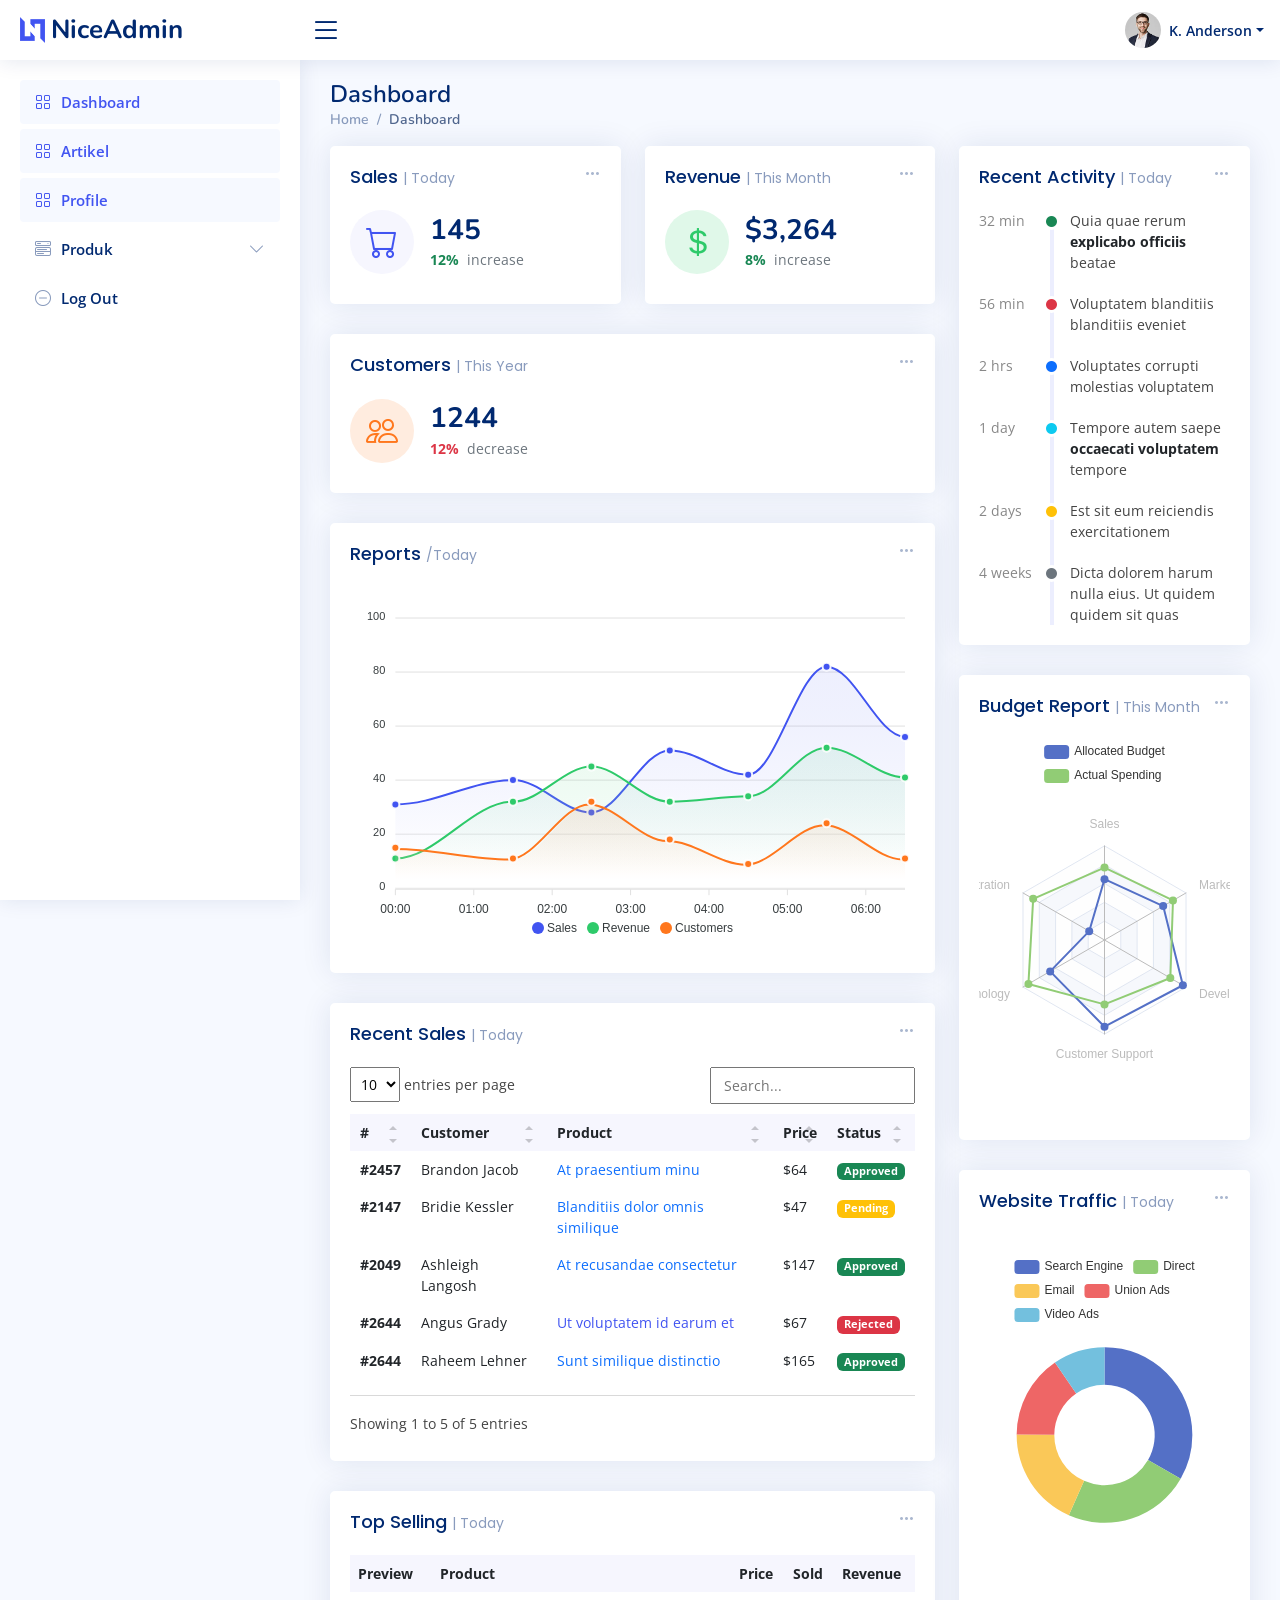
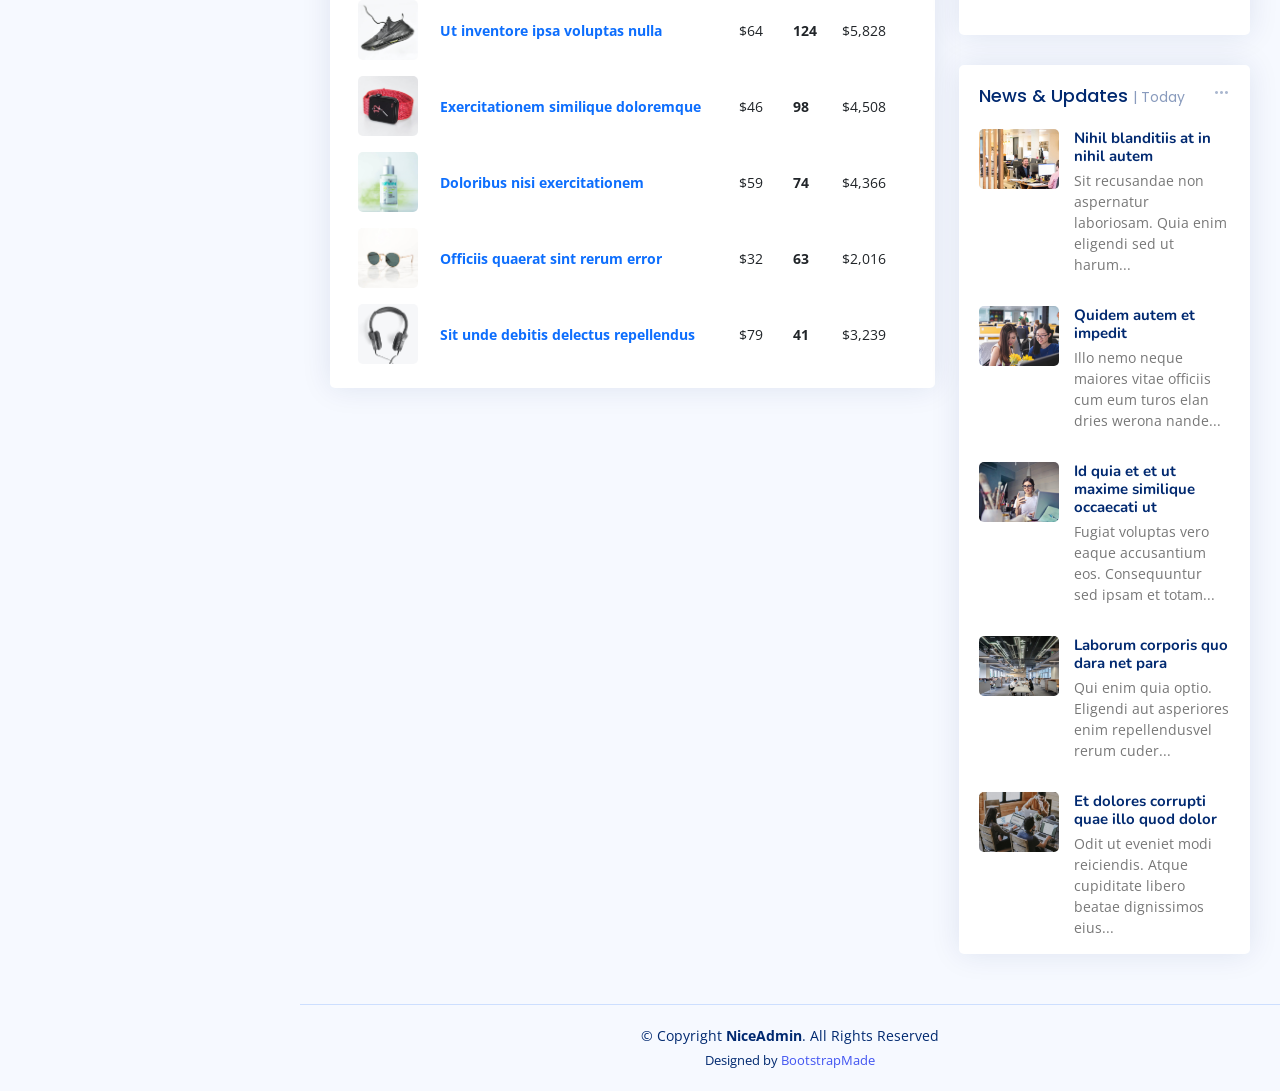
<file: KB/admin/index.html>
<!DOCTYPE html>
<html lang="en">

<head>
  <meta charset="utf-8">
  <meta content="width=device-width, initial-scale=1.0" name="viewport">

  <title>Dashboard - NiceAdmin Bootstrap Template</title>
  <meta content="" name="description">
  <meta content="" name="keywords">

  <!-- Favicons -->
  <link href="assets/img/favicon.png" rel="icon">
  <link href="assets/img/apple-touch-icon.png" rel="apple-touch-icon">

  <!-- Google Fonts -->
  <link href="https://fonts.gstatic.com" rel="preconnect">
  <link href="https://fonts.googleapis.com/css?family=Open+Sans:300,300i,400,400i,600,600i,700,700i|Nunito:300,300i,400,400i,600,600i,700,700i|Poppins:300,300i,400,400i,500,500i,600,600i,700,700i" rel="stylesheet">

  <!-- Vendor CSS Files -->
  <link href="assets/vendor/bootstrap/css/bootstrap.min.css" rel="stylesheet">
  <link href="assets/vendor/bootstrap-icons/bootstrap-icons.css" rel="stylesheet">
  <link href="assets/vendor/boxicons/css/boxicons.min.css" rel="stylesheet">
  <link href="assets/vendor/quill/quill.snow.css" rel="stylesheet">
  <link href="assets/vendor/quill/quill.bubble.css" rel="stylesheet">
  <link href="assets/vendor/remixicon/remixicon.css" rel="stylesheet">
  <link href="assets/vendor/simple-datatables/style.css" rel="stylesheet">

  <!-- Template Main CSS File -->
  <link href="assets/css/style.css" rel="stylesheet">

  <!-- =======================================================
  * Template Name: NiceAdmin - v2.4.0
  * Template URL: https://bootstrapmade.com/nice-admin-bootstrap-admin-html-template/
  * Author: BootstrapMade.com
  * License: https://bootstrapmade.com/license/
  ======================================================== -->
</head>

<body>

  <!-- ======= Header ======= -->
  <header id="header" class="header fixed-top d-flex align-items-center">

    <div class="d-flex align-items-center justify-content-between">
      <a href="index.html" class="logo d-flex align-items-center">
        <img src="assets/img/logo.png" alt="">
        <span class="d-none d-lg-block">NiceAdmin</span>
      </a>
      <i class="bi bi-list toggle-sidebar-btn"></i>
    </div><!-- End Logo -->

    <nav class="header-nav ms-auto">
      <ul class="d-flex align-items-center">

        <li class="nav-item dropdown pe-3">

          <a class="nav-link nav-profile d-flex align-items-center pe-0" href="#" data-bs-toggle="dropdown">
            <img src="assets/img/profile-img.jpg" alt="Profile" class="rounded-circle">
            <span class="d-none d-md-block dropdown-toggle ps-2">K. Anderson</span>
          </a><!-- End Profile Iamge Icon -->
        </li><!-- End Profile Nav -->

      </ul>
    </nav><!-- End Icons Navigation -->

  </header><!-- End Header -->

  <!-- ======= Sidebar ======= -->
  <aside id="sidebar" class="sidebar">

    <ul class="sidebar-nav" id="sidebar-nav">

      <li class="nav-item">
        <a class="nav-link " href="index.html">
          <i class="bi bi-grid"></i>
          <span>Dashboard</span>
        </a>
      </li><!-- End Dashboard Nav -->

      <li class="nav-item">
        <a class="nav-link " href="index.html">
          <i class="bi bi-grid"></i>
          <span>Artikel</span>
        </a>
      </li><!-- End Dashboard Nav -->

      <li class="nav-item">
        <a class="nav-link " href="index.html">
          <i class="bi bi-grid"></i>
          <span>Profile</span>
        </a>
      </li><!-- End Dashboard Nav -->

      <li class="nav-item">
        <a class="nav-link collapsed" data-bs-target="#components-nav" data-bs-toggle="collapse" href="#">
          <i class="bi bi-menu-button-wide"></i><span>Produk</span><i class="bi bi-chevron-down ms-auto"></i>
        </a>
        <ul id="components-nav" class="nav-content collapse " data-bs-parent="#sidebar-nav">
          <li>
            <a href="components-alerts.html">
              <i class="bi bi-circle"></i><span>Cat</span>
            </a>
          </li>
          <li>
            <a href="components-accordion.html">
              <i class="bi bi-circle"></i><span>Kuas</span>
            </a>
          </li>
          <li>
            <a href="components-badges.html">
              <i class="bi bi-circle"></i><span>Kanvas</span>
            </a>
          </li>
        </ul>
      </li><!-- End Components Nav -->
      

      <li class="nav-item">
        <a class="nav-link collapsed" href="http://localhost/KB/logout.php">
          <i class="bi bi-dash-circle"></i>
          <span>Log Out</span>
        </a>
      </li><!-- End Error 404 Page Nav -->

    </ul>

  </aside><!-- End Sidebar-->

  <main id="main" class="main">

    <div class="pagetitle">
      <h1>Dashboard</h1>
      <nav>
        <ol class="breadcrumb">
          <li class="breadcrumb-item"><a href="index.html">Home</a></li>
          <li class="breadcrumb-item active">Dashboard</li>
        </ol>
      </nav>
    </div><!-- End Page Title -->

    <section class="section dashboard">
      <div class="row">

        <!-- Left side columns -->
        <div class="col-lg-8">
          <div class="row">

            <!-- Sales Card -->
            <div class="col-xxl-4 col-md-6">
              <div class="card info-card sales-card">

                <div class="filter">
                  <a class="icon" href="#" data-bs-toggle="dropdown"><i class="bi bi-three-dots"></i></a>
                  <ul class="dropdown-menu dropdown-menu-end dropdown-menu-arrow">
                    <li class="dropdown-header text-start">
                      <h6>Filter</h6>
                    </li>

                    <li><a class="dropdown-item" href="#">Today</a></li>
                    <li><a class="dropdown-item" href="#">This Month</a></li>
                    <li><a class="dropdown-item" href="#">This Year</a></li>
                  </ul>
                </div>

                <div class="card-body">
                  <h5 class="card-title">Sales <span>| Today</span></h5>

                  <div class="d-flex align-items-center">
                    <div class="card-icon rounded-circle d-flex align-items-center justify-content-center">
                      <i class="bi bi-cart"></i>
                    </div>
                    <div class="ps-3">
                      <h6>145</h6>
                      <span class="text-success small pt-1 fw-bold">12%</span> <span class="text-muted small pt-2 ps-1">increase</span>

                    </div>
                  </div>
                </div>

              </div>
            </div><!-- End Sales Card -->

            <!-- Revenue Card -->
            <div class="col-xxl-4 col-md-6">
              <div class="card info-card revenue-card">

                <div class="filter">
                  <a class="icon" href="#" data-bs-toggle="dropdown"><i class="bi bi-three-dots"></i></a>
                  <ul class="dropdown-menu dropdown-menu-end dropdown-menu-arrow">
                    <li class="dropdown-header text-start">
                      <h6>Filter</h6>
                    </li>

                    <li><a class="dropdown-item" href="#">Today</a></li>
                    <li><a class="dropdown-item" href="#">This Month</a></li>
                    <li><a class="dropdown-item" href="#">This Year</a></li>
                  </ul>
                </div>

                <div class="card-body">
                  <h5 class="card-title">Revenue <span>| This Month</span></h5>

                  <div class="d-flex align-items-center">
                    <div class="card-icon rounded-circle d-flex align-items-center justify-content-center">
                      <i class="bi bi-currency-dollar"></i>
                    </div>
                    <div class="ps-3">
                      <h6>$3,264</h6>
                      <span class="text-success small pt-1 fw-bold">8%</span> <span class="text-muted small pt-2 ps-1">increase</span>

                    </div>
                  </div>
                </div>

              </div>
            </div><!-- End Revenue Card -->

            <!-- Customers Card -->
            <div class="col-xxl-4 col-xl-12">

              <div class="card info-card customers-card">

                <div class="filter">
                  <a class="icon" href="#" data-bs-toggle="dropdown"><i class="bi bi-three-dots"></i></a>
                  <ul class="dropdown-menu dropdown-menu-end dropdown-menu-arrow">
                    <li class="dropdown-header text-start">
                      <h6>Filter</h6>
                    </li>

                    <li><a class="dropdown-item" href="#">Today</a></li>
                    <li><a class="dropdown-item" href="#">This Month</a></li>
                    <li><a class="dropdown-item" href="#">This Year</a></li>
                  </ul>
                </div>

                <div class="card-body">
                  <h5 class="card-title">Customers <span>| This Year</span></h5>

                  <div class="d-flex align-items-center">
                    <div class="card-icon rounded-circle d-flex align-items-center justify-content-center">
                      <i class="bi bi-people"></i>
                    </div>
                    <div class="ps-3">
                      <h6>1244</h6>
                      <span class="text-danger small pt-1 fw-bold">12%</span> <span class="text-muted small pt-2 ps-1">decrease</span>

                    </div>
                  </div>

                </div>
              </div>

            </div><!-- End Customers Card -->

            <!-- Reports -->
            <div class="col-12">
              <div class="card">

                <div class="filter">
                  <a class="icon" href="#" data-bs-toggle="dropdown"><i class="bi bi-three-dots"></i></a>
                  <ul class="dropdown-menu dropdown-menu-end dropdown-menu-arrow">
                    <li class="dropdown-header text-start">
                      <h6>Filter</h6>
                    </li>

                    <li><a class="dropdown-item" href="#">Today</a></li>
                    <li><a class="dropdown-item" href="#">This Month</a></li>
                    <li><a class="dropdown-item" href="#">This Year</a></li>
                  </ul>
                </div>

                <div class="card-body">
                  <h5 class="card-title">Reports <span>/Today</span></h5>

                  <!-- Line Chart -->
                  <div id="reportsChart"></div>

                  <script>
                    document.addEventListener("DOMContentLoaded", () => {
                      new ApexCharts(document.querySelector("#reportsChart"), {
                        series: [{
                          name: 'Sales',
                          data: [31, 40, 28, 51, 42, 82, 56],
                        }, {
                          name: 'Revenue',
                          data: [11, 32, 45, 32, 34, 52, 41]
                        }, {
                          name: 'Customers',
                          data: [15, 11, 32, 18, 9, 24, 11]
                        }],
                        chart: {
                          height: 350,
                          type: 'area',
                          toolbar: {
                            show: false
                          },
                        },
                        markers: {
                          size: 4
                        },
                        colors: ['#4154f1', '#2eca6a', '#ff771d'],
                        fill: {
                          type: "gradient",
                          gradient: {
                            shadeIntensity: 1,
                            opacityFrom: 0.3,
                            opacityTo: 0.4,
                            stops: [0, 90, 100]
                          }
                        },
                        dataLabels: {
                          enabled: false
                        },
                        stroke: {
                          curve: 'smooth',
                          width: 2
                        },
                        xaxis: {
                          type: 'datetime',
                          categories: ["2018-09-19T00:00:00.000Z", "2018-09-19T01:30:00.000Z", "2018-09-19T02:30:00.000Z", "2018-09-19T03:30:00.000Z", "2018-09-19T04:30:00.000Z", "2018-09-19T05:30:00.000Z", "2018-09-19T06:30:00.000Z"]
                        },
                        tooltip: {
                          x: {
                            format: 'dd/MM/yy HH:mm'
                          },
                        }
                      }).render();
                    });
                  </script>
                  <!-- End Line Chart -->

                </div>

              </div>
            </div><!-- End Reports -->

            <!-- Recent Sales -->
            <div class="col-12">
              <div class="card recent-sales overflow-auto">

                <div class="filter">
                  <a class="icon" href="#" data-bs-toggle="dropdown"><i class="bi bi-three-dots"></i></a>
                  <ul class="dropdown-menu dropdown-menu-end dropdown-menu-arrow">
                    <li class="dropdown-header text-start">
                      <h6>Filter</h6>
                    </li>

                    <li><a class="dropdown-item" href="#">Today</a></li>
                    <li><a class="dropdown-item" href="#">This Month</a></li>
                    <li><a class="dropdown-item" href="#">This Year</a></li>
                  </ul>
                </div>

                <div class="card-body">
                  <h5 class="card-title">Recent Sales <span>| Today</span></h5>

                  <table class="table table-borderless datatable">
                    <thead>
                      <tr>
                        <th scope="col">#</th>
                        <th scope="col">Customer</th>
                        <th scope="col">Product</th>
                        <th scope="col">Price</th>
                        <th scope="col">Status</th>
                      </tr>
                    </thead>
                    <tbody>
                      <tr>
                        <th scope="row"><a href="#">#2457</a></th>
                        <td>Brandon Jacob</td>
                        <td><a href="#" class="text-primary">At praesentium minu</a></td>
                        <td>$64</td>
                        <td><span class="badge bg-success">Approved</span></td>
                      </tr>
                      <tr>
                        <th scope="row"><a href="#">#2147</a></th>
                        <td>Bridie Kessler</td>
                        <td><a href="#" class="text-primary">Blanditiis dolor omnis similique</a></td>
                        <td>$47</td>
                        <td><span class="badge bg-warning">Pending</span></td>
                      </tr>
                      <tr>
                        <th scope="row"><a href="#">#2049</a></th>
                        <td>Ashleigh Langosh</td>
                        <td><a href="#" class="text-primary">At recusandae consectetur</a></td>
                        <td>$147</td>
                        <td><span class="badge bg-success">Approved</span></td>
                      </tr>
                      <tr>
                        <th scope="row"><a href="#">#2644</a></th>
                        <td>Angus Grady</td>
                        <td><a href="#" class="text-primar">Ut voluptatem id earum et</a></td>
                        <td>$67</td>
                        <td><span class="badge bg-danger">Rejected</span></td>
                      </tr>
                      <tr>
                        <th scope="row"><a href="#">#2644</a></th>
                        <td>Raheem Lehner</td>
                        <td><a href="#" class="text-primary">Sunt similique distinctio</a></td>
                        <td>$165</td>
                        <td><span class="badge bg-success">Approved</span></td>
                      </tr>
                    </tbody>
                  </table>

                </div>

              </div>
            </div><!-- End Recent Sales -->

            <!-- Top Selling -->
            <div class="col-12">
              <div class="card top-selling overflow-auto">

                <div class="filter">
                  <a class="icon" href="#" data-bs-toggle="dropdown"><i class="bi bi-three-dots"></i></a>
                  <ul class="dropdown-menu dropdown-menu-end dropdown-menu-arrow">
                    <li class="dropdown-header text-start">
                      <h6>Filter</h6>
                    </li>

                    <li><a class="dropdown-item" href="#">Today</a></li>
                    <li><a class="dropdown-item" href="#">This Month</a></li>
                    <li><a class="dropdown-item" href="#">This Year</a></li>
                  </ul>
                </div>

                <div class="card-body pb-0">
                  <h5 class="card-title">Top Selling <span>| Today</span></h5>

                  <table class="table table-borderless">
                    <thead>
                      <tr>
                        <th scope="col">Preview</th>
                        <th scope="col">Product</th>
                        <th scope="col">Price</th>
                        <th scope="col">Sold</th>
                        <th scope="col">Revenue</th>
                      </tr>
                    </thead>
                    <tbody>
                      <tr>
                        <th scope="row"><a href="#"><img src="assets/img/product-1.jpg" alt=""></a></th>
                        <td><a href="#" class="text-primary fw-bold">Ut inventore ipsa voluptas nulla</a></td>
                        <td>$64</td>
                        <td class="fw-bold">124</td>
                        <td>$5,828</td>
                      </tr>
                      <tr>
                        <th scope="row"><a href="#"><img src="assets/img/product-2.jpg" alt=""></a></th>
                        <td><a href="#" class="text-primary fw-bold">Exercitationem similique doloremque</a></td>
                        <td>$46</td>
                        <td class="fw-bold">98</td>
                        <td>$4,508</td>
                      </tr>
                      <tr>
                        <th scope="row"><a href="#"><img src="assets/img/product-3.jpg" alt=""></a></th>
                        <td><a href="#" class="text-primary fw-bold">Doloribus nisi exercitationem</a></td>
                        <td>$59</td>
                        <td class="fw-bold">74</td>
                        <td>$4,366</td>
                      </tr>
                      <tr>
                        <th scope="row"><a href="#"><img src="assets/img/product-4.jpg" alt=""></a></th>
                        <td><a href="#" class="text-primary fw-bold">Officiis quaerat sint rerum error</a></td>
                        <td>$32</td>
                        <td class="fw-bold">63</td>
                        <td>$2,016</td>
                      </tr>
                      <tr>
                        <th scope="row"><a href="#"><img src="assets/img/product-5.jpg" alt=""></a></th>
                        <td><a href="#" class="text-primary fw-bold">Sit unde debitis delectus repellendus</a></td>
                        <td>$79</td>
                        <td class="fw-bold">41</td>
                        <td>$3,239</td>
                      </tr>
                    </tbody>
                  </table>

                </div>

              </div>
            </div><!-- End Top Selling -->

          </div>
        </div><!-- End Left side columns -->

        <!-- Right side columns -->
        <div class="col-lg-4">

          <!-- Recent Activity -->
          <div class="card">
            <div class="filter">
              <a class="icon" href="#" data-bs-toggle="dropdown"><i class="bi bi-three-dots"></i></a>
              <ul class="dropdown-menu dropdown-menu-end dropdown-menu-arrow">
                <li class="dropdown-header text-start">
                  <h6>Filter</h6>
                </li>

                <li><a class="dropdown-item" href="#">Today</a></li>
                <li><a class="dropdown-item" href="#">This Month</a></li>
                <li><a class="dropdown-item" href="#">This Year</a></li>
              </ul>
            </div>

            <div class="card-body">
              <h5 class="card-title">Recent Activity <span>| Today</span></h5>

              <div class="activity">

                <div class="activity-item d-flex">
                  <div class="activite-label">32 min</div>
                  <i class='bi bi-circle-fill activity-badge text-success align-self-start'></i>
                  <div class="activity-content">
                    Quia quae rerum <a href="#" class="fw-bold text-dark">explicabo officiis</a> beatae
                  </div>
                </div><!-- End activity item-->

                <div class="activity-item d-flex">
                  <div class="activite-label">56 min</div>
                  <i class='bi bi-circle-fill activity-badge text-danger align-self-start'></i>
                  <div class="activity-content">
                    Voluptatem blanditiis blanditiis eveniet
                  </div>
                </div><!-- End activity item-->

                <div class="activity-item d-flex">
                  <div class="activite-label">2 hrs</div>
                  <i class='bi bi-circle-fill activity-badge text-primary align-self-start'></i>
                  <div class="activity-content">
                    Voluptates corrupti molestias voluptatem
                  </div>
                </div><!-- End activity item-->

                <div class="activity-item d-flex">
                  <div class="activite-label">1 day</div>
                  <i class='bi bi-circle-fill activity-badge text-info align-self-start'></i>
                  <div class="activity-content">
                    Tempore autem saepe <a href="#" class="fw-bold text-dark">occaecati voluptatem</a> tempore
                  </div>
                </div><!-- End activity item-->

                <div class="activity-item d-flex">
                  <div class="activite-label">2 days</div>
                  <i class='bi bi-circle-fill activity-badge text-warning align-self-start'></i>
                  <div class="activity-content">
                    Est sit eum reiciendis exercitationem
                  </div>
                </div><!-- End activity item-->

                <div class="activity-item d-flex">
                  <div class="activite-label">4 weeks</div>
                  <i class='bi bi-circle-fill activity-badge text-muted align-self-start'></i>
                  <div class="activity-content">
                    Dicta dolorem harum nulla eius. Ut quidem quidem sit quas
                  </div>
                </div><!-- End activity item-->

              </div>

            </div>
          </div><!-- End Recent Activity -->

          <!-- Budget Report -->
          <div class="card">
            <div class="filter">
              <a class="icon" href="#" data-bs-toggle="dropdown"><i class="bi bi-three-dots"></i></a>
              <ul class="dropdown-menu dropdown-menu-end dropdown-menu-arrow">
                <li class="dropdown-header text-start">
                  <h6>Filter</h6>
                </li>

                <li><a class="dropdown-item" href="#">Today</a></li>
                <li><a class="dropdown-item" href="#">This Month</a></li>
                <li><a class="dropdown-item" href="#">This Year</a></li>
              </ul>
            </div>

            <div class="card-body pb-0">
              <h5 class="card-title">Budget Report <span>| This Month</span></h5>

              <div id="budgetChart" style="min-height: 400px;" class="echart"></div>

              <script>
                document.addEventListener("DOMContentLoaded", () => {
                  var budgetChart = echarts.init(document.querySelector("#budgetChart")).setOption({
                    legend: {
                      data: ['Allocated Budget', 'Actual Spending']
                    },
                    radar: {
                      // shape: 'circle',
                      indicator: [{
                          name: 'Sales',
                          max: 6500
                        },
                        {
                          name: 'Administration',
                          max: 16000
                        },
                        {
                          name: 'Information Technology',
                          max: 30000
                        },
                        {
                          name: 'Customer Support',
                          max: 38000
                        },
                        {
                          name: 'Development',
                          max: 52000
                        },
                        {
                          name: 'Marketing',
                          max: 25000
                        }
                      ]
                    },
                    series: [{
                      name: 'Budget vs spending',
                      type: 'radar',
                      data: [{
                          value: [4200, 3000, 20000, 35000, 50000, 18000],
                          name: 'Allocated Budget'
                        },
                        {
                          value: [5000, 14000, 28000, 26000, 42000, 21000],
                          name: 'Actual Spending'
                        }
                      ]
                    }]
                  });
                });
              </script>

            </div>
          </div><!-- End Budget Report -->

          <!-- Website Traffic -->
          <div class="card">
            <div class="filter">
              <a class="icon" href="#" data-bs-toggle="dropdown"><i class="bi bi-three-dots"></i></a>
              <ul class="dropdown-menu dropdown-menu-end dropdown-menu-arrow">
                <li class="dropdown-header text-start">
                  <h6>Filter</h6>
                </li>

                <li><a class="dropdown-item" href="#">Today</a></li>
                <li><a class="dropdown-item" href="#">This Month</a></li>
                <li><a class="dropdown-item" href="#">This Year</a></li>
              </ul>
            </div>

            <div class="card-body pb-0">
              <h5 class="card-title">Website Traffic <span>| Today</span></h5>

              <div id="trafficChart" style="min-height: 400px;" class="echart"></div>

              <script>
                document.addEventListener("DOMContentLoaded", () => {
                  echarts.init(document.querySelector("#trafficChart")).setOption({
                    tooltip: {
                      trigger: 'item'
                    },
                    legend: {
                      top: '5%',
                      left: 'center'
                    },
                    series: [{
                      name: 'Access From',
                      type: 'pie',
                      radius: ['40%', '70%'],
                      avoidLabelOverlap: false,
                      label: {
                        show: false,
                        position: 'center'
                      },
                      emphasis: {
                        label: {
                          show: true,
                          fontSize: '18',
                          fontWeight: 'bold'
                        }
                      },
                      labelLine: {
                        show: false
                      },
                      data: [{
                          value: 1048,
                          name: 'Search Engine'
                        },
                        {
                          value: 735,
                          name: 'Direct'
                        },
                        {
                          value: 580,
                          name: 'Email'
                        },
                        {
                          value: 484,
                          name: 'Union Ads'
                        },
                        {
                          value: 300,
                          name: 'Video Ads'
                        }
                      ]
                    }]
                  });
                });
              </script>

            </div>
          </div><!-- End Website Traffic -->

          <!-- News & Updates Traffic -->
          <div class="card">
            <div class="filter">
              <a class="icon" href="#" data-bs-toggle="dropdown"><i class="bi bi-three-dots"></i></a>
              <ul class="dropdown-menu dropdown-menu-end dropdown-menu-arrow">
                <li class="dropdown-header text-start">
                  <h6>Filter</h6>
                </li>

                <li><a class="dropdown-item" href="#">Today</a></li>
                <li><a class="dropdown-item" href="#">This Month</a></li>
                <li><a class="dropdown-item" href="#">This Year</a></li>
              </ul>
            </div>

            <div class="card-body pb-0">
              <h5 class="card-title">News &amp; Updates <span>| Today</span></h5>

              <div class="news">
                <div class="post-item clearfix">
                  <img src="assets/img/news-1.jpg" alt="">
                  <h4><a href="#">Nihil blanditiis at in nihil autem</a></h4>
                  <p>Sit recusandae non aspernatur laboriosam. Quia enim eligendi sed ut harum...</p>
                </div>

                <div class="post-item clearfix">
                  <img src="assets/img/news-2.jpg" alt="">
                  <h4><a href="#">Quidem autem et impedit</a></h4>
                  <p>Illo nemo neque maiores vitae officiis cum eum turos elan dries werona nande...</p>
                </div>

                <div class="post-item clearfix">
                  <img src="assets/img/news-3.jpg" alt="">
                  <h4><a href="#">Id quia et et ut maxime similique occaecati ut</a></h4>
                  <p>Fugiat voluptas vero eaque accusantium eos. Consequuntur sed ipsam et totam...</p>
                </div>

                <div class="post-item clearfix">
                  <img src="assets/img/news-4.jpg" alt="">
                  <h4><a href="#">Laborum corporis quo dara net para</a></h4>
                  <p>Qui enim quia optio. Eligendi aut asperiores enim repellendusvel rerum cuder...</p>
                </div>

                <div class="post-item clearfix">
                  <img src="assets/img/news-5.jpg" alt="">
                  <h4><a href="#">Et dolores corrupti quae illo quod dolor</a></h4>
                  <p>Odit ut eveniet modi reiciendis. Atque cupiditate libero beatae dignissimos eius...</p>
                </div>

              </div><!-- End sidebar recent posts-->

            </div>
          </div><!-- End News & Updates -->

        </div><!-- End Right side columns -->

      </div>
    </section>

  </main><!-- End #main -->

  <!-- ======= Footer ======= -->
  <footer id="footer" class="footer">
    <div class="copyright">
      &copy; Copyright <strong><span>NiceAdmin</span></strong>. All Rights Reserved
    </div>
    <div class="credits">
      <!-- All the links in the footer should remain intact. -->
      <!-- You can delete the links only if you purchased the pro version. -->
      <!-- Licensing information: https://bootstrapmade.com/license/ -->
      <!-- Purchase the pro version with working PHP/AJAX contact form: https://bootstrapmade.com/nice-admin-bootstrap-admin-html-template/ -->
      Designed by <a href="https://bootstrapmade.com/">BootstrapMade</a>
    </div>
  </footer><!-- End Footer -->

  <a href="#" class="back-to-top d-flex align-items-center justify-content-center"><i class="bi bi-arrow-up-short"></i></a>

  <!-- Vendor JS Files -->
  <script src="assets/vendor/apexcharts/apexcharts.min.js"></script>
  <script src="assets/vendor/bootstrap/js/bootstrap.bundle.min.js"></script>
  <script src="assets/vendor/chart.js/chart.min.js"></script>
  <script src="assets/vendor/echarts/echarts.min.js"></script>
  <script src="assets/vendor/quill/quill.min.js"></script>
  <script src="assets/vendor/simple-datatables/simple-datatables.js"></script>
  <script src="assets/vendor/tinymce/tinymce.min.js"></script>
  <script src="assets/vendor/php-email-form/validate.js"></script>

  <!-- Template Main JS File -->
  <script src="assets/js/main.js"></script>

</body>

</html>
</file>
<file: KB/admin/assets/vendor/quill/quill.snow.css>
/*!
 * Quill Editor v1.3.7
 * https://quilljs.com/
 * Copyright (c) 2014, Jason Chen
 * Copyright (c) 2013, salesforce.com
 */
.ql-container {
  box-sizing: border-box;
  font-family: Helvetica, Arial, sans-serif;
  font-size: 13px;
  height: 100%;
  margin: 0px;
  position: relative;
}
.ql-container.ql-disabled .ql-tooltip {
  visibility: hidden;
}
.ql-container.ql-disabled .ql-editor ul[data-checked] > li::before {
  pointer-events: none;
}
.ql-clipboard {
  left: -100000px;
  height: 1px;
  overflow-y: hidden;
  position: absolute;
  top: 50%;
}
.ql-clipboard p {
  margin: 0;
  padding: 0;
}
.ql-editor {
  box-sizing: border-box;
  line-height: 1.42;
  height: 100%;
  outline: none;
  overflow-y: auto;
  padding: 12px 15px;
  tab-size: 4;
  -moz-tab-size: 4;
  text-align: left;
  white-space: pre-wrap;
  word-wrap: break-word;
}
.ql-editor > * {
  cursor: text;
}
.ql-editor p,
.ql-editor ol,
.ql-editor ul,
.ql-editor pre,
.ql-editor blockquote,
.ql-editor h1,
.ql-editor h2,
.ql-editor h3,
.ql-editor h4,
.ql-editor h5,
.ql-editor h6 {
  margin: 0;
  padding: 0;
  counter-reset: list-1 list-2 list-3 list-4 list-5 list-6 list-7 list-8 list-9;
}
.ql-editor ol,
.ql-editor ul {
  padding-left: 1.5em;
}
.ql-editor ol > li,
.ql-editor ul > li {
  list-style-type: none;
}
.ql-editor ul > li::before {
  content: '\2022';
}
.ql-editor ul[data-checked=true],
.ql-editor ul[data-checked=false] {
  pointer-events: none;
}
.ql-editor ul[data-checked=true] > li *,
.ql-editor ul[data-checked=false] > li * {
  pointer-events: all;
}
.ql-editor ul[data-checked=true] > li::before,
.ql-editor ul[data-checked=false] > li::before {
  color: #777;
  cursor: pointer;
  pointer-events: all;
}
.ql-editor ul[data-checked=true] > li::before {
  content: '\2611';
}
.ql-editor ul[data-checked=false] > li::before {
  content: '\2610';
}
.ql-editor li::before {
  display: inline-block;
  white-space: nowrap;
  width: 1.2em;
}
.ql-editor li:not(.ql-direction-rtl)::before {
  margin-left: -1.5em;
  margin-right: 0.3em;
  text-align: right;
}
.ql-editor li.ql-direction-rtl::before {
  margin-left: 0.3em;
  margin-right: -1.5em;
}
.ql-editor ol li:not(.ql-direction-rtl),
.ql-editor ul li:not(.ql-direction-rtl) {
  padding-left: 1.5em;
}
.ql-editor ol li.ql-direction-rtl,
.ql-editor ul li.ql-direction-rtl {
  padding-right: 1.5em;
}
.ql-editor ol li {
  counter-reset: list-1 list-2 list-3 list-4 list-5 list-6 list-7 list-8 list-9;
  counter-increment: list-0;
}
.ql-editor ol li:before {
  content: counter(list-0, decimal) '. ';
}
.ql-editor ol li.ql-indent-1 {
  counter-increment: list-1;
}
.ql-editor ol li.ql-indent-1:before {
  content: counter(list-1, lower-alpha) '. ';
}
.ql-editor ol li.ql-indent-1 {
  counter-reset: list-2 list-3 list-4 list-5 list-6 list-7 list-8 list-9;
}
.ql-editor ol li.ql-indent-2 {
  counter-increment: list-2;
}
.ql-editor ol li.ql-indent-2:before {
  content: counter(list-2, lower-roman) '. ';
}
.ql-editor ol li.ql-indent-2 {
  counter-reset: list-3 list-4 list-5 list-6 list-7 list-8 list-9;
}
.ql-editor ol li.ql-indent-3 {
  counter-increment: list-3;
}
.ql-editor ol li.ql-indent-3:before {
  content: counter(list-3, decimal) '. ';
}
.ql-editor ol li.ql-indent-3 {
  counter-reset: list-4 list-5 list-6 list-7 list-8 list-9;
}
.ql-editor ol li.ql-indent-4 {
  counter-increment: list-4;
}
.ql-editor ol li.ql-indent-4:before {
  content: counter(list-4, lower-alpha) '. ';
}
.ql-editor ol li.ql-indent-4 {
  counter-reset: list-5 list-6 list-7 list-8 list-9;
}
.ql-editor ol li.ql-indent-5 {
  counter-increment: list-5;
}
.ql-editor ol li.ql-indent-5:before {
  content: counter(list-5, lower-roman) '. ';
}
.ql-editor ol li.ql-indent-5 {
  counter-reset: list-6 list-7 list-8 list-9;
}
.ql-editor ol li.ql-indent-6 {
  counter-increment: list-6;
}
.ql-editor ol li.ql-indent-6:before {
  content: counter(list-6, decimal) '. ';
}
.ql-editor ol li.ql-indent-6 {
  counter-reset: list-7 list-8 list-9;
}
.ql-editor ol li.ql-indent-7 {
  counter-increment: list-7;
}
.ql-editor ol li.ql-indent-7:before {
  content: counter(list-7, lower-alpha) '. ';
}
.ql-editor ol li.ql-indent-7 {
  counter-reset: list-8 list-9;
}
.ql-editor ol li.ql-indent-8 {
  counter-increment: list-8;
}
.ql-editor ol li.ql-indent-8:before {
  content: counter(list-8, lower-roman) '. ';
}
.ql-editor ol li.ql-indent-8 {
  counter-reset: list-9;
}
.ql-editor ol li.ql-indent-9 {
  counter-increment: list-9;
}
.ql-editor ol li.ql-indent-9:before {
  content: counter(list-9, decimal) '. ';
}
.ql-editor .ql-indent-1:not(.ql-direction-rtl) {
  padding-left: 3em;
}
.ql-editor li.ql-indent-1:not(.ql-direction-rtl) {
  padding-left: 4.5em;
}
.ql-editor .ql-indent-1.ql-direction-rtl.ql-align-right {
  padding-right: 3em;
}
.ql-editor li.ql-indent-1.ql-direction-rtl.ql-align-right {
  padding-right: 4.5em;
}
.ql-editor .ql-indent-2:not(.ql-direction-rtl) {
  padding-left: 6em;
}
.ql-editor li.ql-indent-2:not(.ql-direction-rtl) {
  padding-left: 7.5em;
}
.ql-editor .ql-indent-2.ql-direction-rtl.ql-align-right {
  padding-right: 6em;
}
.ql-editor li.ql-indent-2.ql-direction-rtl.ql-align-right {
  padding-right: 7.5em;
}
.ql-editor .ql-indent-3:not(.ql-direction-rtl) {
  padding-left: 9em;
}
.ql-editor li.ql-indent-3:not(.ql-direction-rtl) {
  padding-left: 10.5em;
}
.ql-editor .ql-indent-3.ql-direction-rtl.ql-align-right {
  padding-right: 9em;
}
.ql-editor li.ql-indent-3.ql-direction-rtl.ql-align-right {
  padding-right: 10.5em;
}
.ql-editor .ql-indent-4:not(.ql-direction-rtl) {
  padding-left: 12em;
}
.ql-editor li.ql-indent-4:not(.ql-direction-rtl) {
  padding-left: 13.5em;
}
.ql-editor .ql-indent-4.ql-direction-rtl.ql-align-right {
  padding-right: 12em;
}
.ql-editor li.ql-indent-4.ql-direction-rtl.ql-align-right {
  padding-right: 13.5em;
}
.ql-editor .ql-indent-5:not(.ql-direction-rtl) {
  padding-left: 15em;
}
.ql-editor li.ql-indent-5:not(.ql-direction-rtl) {
  padding-left: 16.5em;
}
.ql-editor .ql-indent-5.ql-direction-rtl.ql-align-right {
  padding-right: 15em;
}
.ql-editor li.ql-indent-5.ql-direction-rtl.ql-align-right {
  padding-right: 16.5em;
}
.ql-editor .ql-indent-6:not(.ql-direction-rtl) {
  padding-left: 18em;
}
.ql-editor li.ql-indent-6:not(.ql-direction-rtl) {
  padding-left: 19.5em;
}
.ql-editor .ql-indent-6.ql-direction-rtl.ql-align-right {
  padding-right: 18em;
}
.ql-editor li.ql-indent-6.ql-direction-rtl.ql-align-right {
  padding-right: 19.5em;
}
.ql-editor .ql-indent-7:not(.ql-direction-rtl) {
  padding-left: 21em;
}
.ql-editor li.ql-indent-7:not(.ql-direction-rtl) {
  padding-left: 22.5em;
}
.ql-editor .ql-indent-7.ql-direction-rtl.ql-align-right {
  padding-right: 21em;
}
.ql-editor li.ql-indent-7.ql-direction-rtl.ql-align-right {
  padding-right: 22.5em;
}
.ql-editor .ql-indent-8:not(.ql-direction-rtl) {
  padding-left: 24em;
}
.ql-editor li.ql-indent-8:not(.ql-direction-rtl) {
  padding-left: 25.5em;
}
.ql-editor .ql-indent-8.ql-direction-rtl.ql-align-right {
  padding-right: 24em;
}
.ql-editor li.ql-indent-8.ql-direction-rtl.ql-align-right {
  padding-right: 25.5em;
}
.ql-editor .ql-indent-9:not(.ql-direction-rtl) {
  padding-left: 27em;
}
.ql-editor li.ql-indent-9:not(.ql-direction-rtl) {
  padding-left: 28.5em;
}
.ql-editor .ql-indent-9.ql-direction-rtl.ql-align-right {
  padding-right: 27em;
}
.ql-editor li.ql-indent-9.ql-direction-rtl.ql-align-right {
  padding-right: 28.5em;
}
.ql-editor .ql-video {
  display: block;
  max-width: 100%;
}
.ql-editor .ql-video.ql-align-center {
  margin: 0 auto;
}
.ql-editor .ql-video.ql-align-right {
  margin: 0 0 0 auto;
}
.ql-editor .ql-bg-black {
  background-color: #000;
}
.ql-editor .ql-bg-red {
  background-color: #e60000;
}
.ql-editor .ql-bg-orange {
  background-color: #f90;
}
.ql-editor .ql-bg-yellow {
  background-color: #ff0;
}
.ql-editor .ql-bg-green {
  background-color: #008a00;
}
.ql-editor .ql-bg-blue {
  background-color: #06c;
}
.ql-editor .ql-bg-purple {
  background-color: #93f;
}
.ql-editor .ql-color-white {
  color: #fff;
}
.ql-editor .ql-color-red {
  color: #e60000;
}
.ql-editor .ql-color-orange {
  color: #f90;
}
.ql-editor .ql-color-yellow {
  color: #ff0;
}
.ql-editor .ql-color-green {
  color: #008a00;
}
.ql-editor .ql-color-blue {
  color: #06c;
}
.ql-editor .ql-color-purple {
  color: #93f;
}
.ql-editor .ql-font-serif {
  font-family: Georgia, Times New Roman, serif;
}
.ql-editor .ql-font-monospace {
  font-family: Monaco, Courier New, monospace;
}
.ql-editor .ql-size-small {
  font-size: 0.75em;
}
.ql-editor .ql-size-large {
  font-size: 1.5em;
}
.ql-editor .ql-size-huge {
  font-size: 2.5em;
}
.ql-editor .ql-direction-rtl {
  direction: rtl;
  text-align: inherit;
}
.ql-editor .ql-align-center {
  text-align: center;
}
.ql-editor .ql-align-justify {
  text-align: justify;
}
.ql-editor .ql-align-right {
  text-align: right;
}
.ql-editor.ql-blank::before {
  color: rgba(0,0,0,0.6);
  content: attr(data-placeholder);
  font-style: italic;
  left: 15px;
  pointer-events: none;
  position: absolute;
  right: 15px;
}
.ql-snow.ql-toolbar:after,
.ql-snow .ql-toolbar:after {
  clear: both;
  content: '';
  display: table;
}
.ql-snow.ql-toolbar button,
.ql-snow .ql-toolbar button {
  background: none;
  border: none;
  cursor: pointer;
  display: inline-block;
  float: left;
  height: 24px;
  padding: 3px 5px;
  width: 28px;
}
.ql-snow.ql-toolbar button svg,
.ql-snow .ql-toolbar button svg {
  float: left;
  height: 100%;
}
.ql-snow.ql-toolbar button:active:hover,
.ql-snow .ql-toolbar button:active:hover {
  outline: none;
}
.ql-snow.ql-toolbar input.ql-image[type=file],
.ql-snow .ql-toolbar input.ql-image[type=file] {
  display: none;
}
.ql-snow.ql-toolbar button:hover,
.ql-snow .ql-toolbar button:hover,
.ql-snow.ql-toolbar button:focus,
.ql-snow .ql-toolbar button:focus,
.ql-snow.ql-toolbar button.ql-active,
.ql-snow .ql-toolbar button.ql-active,
.ql-snow.ql-toolbar .ql-picker-label:hover,
.ql-snow .ql-toolbar .ql-picker-label:hover,
.ql-snow.ql-toolbar .ql-picker-label.ql-active,
.ql-snow .ql-toolbar .ql-picker-label.ql-active,
.ql-snow.ql-toolbar .ql-picker-item:hover,
.ql-snow .ql-toolbar .ql-picker-item:hover,
.ql-snow.ql-toolbar .ql-picker-item.ql-selected,
.ql-snow .ql-toolbar .ql-picker-item.ql-selected {
  color: #06c;
}
.ql-snow.ql-toolbar button:hover .ql-fill,
.ql-snow .ql-toolbar button:hover .ql-fill,
.ql-snow.ql-toolbar button:focus .ql-fill,
.ql-snow .ql-toolbar button:focus .ql-fill,
.ql-snow.ql-toolbar button.ql-active .ql-fill,
.ql-snow .ql-toolbar button.ql-active .ql-fill,
.ql-snow.ql-toolbar .ql-picker-label:hover .ql-fill,
.ql-snow .ql-toolbar .ql-picker-label:hover .ql-fill,
.ql-snow.ql-toolbar .ql-picker-label.ql-active .ql-fill,
.ql-snow .ql-toolbar .ql-picker-label.ql-active .ql-fill,
.ql-snow.ql-toolbar .ql-picker-item:hover .ql-fill,
.ql-snow .ql-toolbar .ql-picker-item:hover .ql-fill,
.ql-snow.ql-toolbar .ql-picker-item.ql-selected .ql-fill,
.ql-snow .ql-toolbar .ql-picker-item.ql-selected .ql-fill,
.ql-snow.ql-toolbar button:hover .ql-stroke.ql-fill,
.ql-snow .ql-toolbar button:hover .ql-stroke.ql-fill,
.ql-snow.ql-toolbar button:focus .ql-stroke.ql-fill,
.ql-snow .ql-toolbar button:focus .ql-stroke.ql-fill,
.ql-snow.ql-toolbar button.ql-active .ql-stroke.ql-fill,
.ql-snow .ql-toolbar button.ql-active .ql-stroke.ql-fill,
.ql-snow.ql-toolbar .ql-picker-label:hover .ql-stroke.ql-fill,
.ql-snow .ql-toolbar .ql-picker-label:hover .ql-stroke.ql-fill,
.ql-snow.ql-toolbar .ql-picker-label.ql-active .ql-stroke.ql-fill,
.ql-snow .ql-toolbar .ql-picker-label.ql-active .ql-stroke.ql-fill,
.ql-snow.ql-toolbar .ql-picker-item:hover .ql-stroke.ql-fill,
.ql-snow .ql-toolbar .ql-picker-item:hover .ql-stroke.ql-fill,
.ql-snow.ql-toolbar .ql-picker-item.ql-selected .ql-stroke.ql-fill,
.ql-snow .ql-toolbar .ql-picker-item.ql-selected .ql-stroke.ql-fill {
  fill: #06c;
}
.ql-snow.ql-toolbar button:hover .ql-stroke,
.ql-snow .ql-toolbar button:hover .ql-stroke,
.ql-snow.ql-toolbar button:focus .ql-stroke,
.ql-snow .ql-toolbar button:focus .ql-stroke,
.ql-snow.ql-toolbar button.ql-active .ql-stroke,
.ql-snow .ql-toolbar button.ql-active .ql-stroke,
.ql-snow.ql-toolbar .ql-picker-label:hover .ql-stroke,
.ql-snow .ql-toolbar .ql-picker-label:hover .ql-stroke,
.ql-snow.ql-toolbar .ql-picker-label.ql-active .ql-stroke,
.ql-snow .ql-toolbar .ql-picker-label.ql-active .ql-stroke,
.ql-snow.ql-toolbar .ql-picker-item:hover .ql-stroke,
.ql-snow .ql-toolbar .ql-picker-item:hover .ql-stroke,
.ql-snow.ql-toolbar .ql-picker-item.ql-selected .ql-stroke,
.ql-snow .ql-toolbar .ql-picker-item.ql-selected .ql-stroke,
.ql-snow.ql-toolbar button:hover .ql-stroke-miter,
.ql-snow .ql-toolbar button:hover .ql-stroke-miter,
.ql-snow.ql-toolbar button:focus .ql-stroke-miter,
.ql-snow .ql-toolbar button:focus .ql-stroke-miter,
.ql-snow.ql-toolbar button.ql-active .ql-stroke-miter,
.ql-snow .ql-toolbar button.ql-active .ql-stroke-miter,
.ql-snow.ql-toolbar .ql-picker-label:hover .ql-stroke-miter,
.ql-snow .ql-toolbar .ql-picker-label:hover .ql-stroke-miter,
.ql-snow.ql-toolbar .ql-picker-label.ql-active .ql-stroke-miter,
.ql-snow .ql-toolbar .ql-picker-label.ql-active .ql-stroke-miter,
.ql-snow.ql-toolbar .ql-picker-item:hover .ql-stroke-miter,
.ql-snow .ql-toolbar .ql-picker-item:hover .ql-stroke-miter,
.ql-snow.ql-toolbar .ql-picker-item.ql-selected .ql-stroke-miter,
.ql-snow .ql-toolbar .ql-picker-item.ql-selected .ql-stroke-miter {
  stroke: #06c;
}
@media (pointer: coarse) {
  .ql-snow.ql-toolbar button:hover:not(.ql-active),
  .ql-snow .ql-toolbar button:hover:not(.ql-active) {
    color: #444;
  }
  .ql-snow.ql-toolbar button:hover:not(.ql-active) .ql-fill,
  .ql-snow .ql-toolbar button:hover:not(.ql-active) .ql-fill,
  .ql-snow.ql-toolbar button:hover:not(.ql-active) .ql-stroke.ql-fill,
  .ql-snow .ql-toolbar button:hover:not(.ql-active) .ql-stroke.ql-fill {
    fill: #444;
  }
  .ql-snow.ql-toolbar button:hover:not(.ql-active) .ql-stroke,
  .ql-snow .ql-toolbar button:hover:not(.ql-active) .ql-stroke,
  .ql-snow.ql-toolbar button:hover:not(.ql-active) .ql-stroke-miter,
  .ql-snow .ql-toolbar button:hover:not(.ql-active) .ql-stroke-miter {
    stroke: #444;
  }
}
.ql-snow {
  box-sizing: border-box;
}
.ql-snow * {
  box-sizing: border-box;
}
.ql-snow .ql-hidden {
  display: none;
}
.ql-snow .ql-out-bottom,
.ql-snow .ql-out-top {
  visibility: hidden;
}
.ql-snow .ql-tooltip {
  position: absolute;
  transform: translateY(10px);
}
.ql-snow .ql-tooltip a {
  cursor: pointer;
  text-decoration: none;
}
.ql-snow .ql-tooltip.ql-flip {
  transform: translateY(-10px);
}
.ql-snow .ql-formats {
  display: inline-block;
  vertical-align: middle;
}
.ql-snow .ql-formats:after {
  clear: both;
  content: '';
  display: table;
}
.ql-snow .ql-stroke {
  fill: none;
  stroke: #444;
  stroke-linecap: round;
  stroke-linejoin: round;
  stroke-width: 2;
}
.ql-snow .ql-stroke-miter {
  fill: none;
  stroke: #444;
  stroke-miterlimit: 10;
  stroke-width: 2;
}
.ql-snow .ql-fill,
.ql-snow .ql-stroke.ql-fill {
  fill: #444;
}
.ql-snow .ql-empty {
  fill: none;
}
.ql-snow .ql-even {
  fill-rule: evenodd;
}
.ql-snow .ql-thin,
.ql-snow .ql-stroke.ql-thin {
  stroke-width: 1;
}
.ql-snow .ql-transparent {
  opacity: 0.4;
}
.ql-snow .ql-direction svg:last-child {
  display: none;
}
.ql-snow .ql-direction.ql-active svg:last-child {
  display: inline;
}
.ql-snow .ql-direction.ql-active svg:first-child {
  display: none;
}
.ql-snow .ql-editor h1 {
  font-size: 2em;
}
.ql-snow .ql-editor h2 {
  font-size: 1.5em;
}
.ql-snow .ql-editor h3 {
  font-size: 1.17em;
}
.ql-snow .ql-editor h4 {
  font-size: 1em;
}
.ql-snow .ql-editor h5 {
  font-size: 0.83em;
}
.ql-snow .ql-editor h6 {
  font-size: 0.67em;
}
.ql-snow .ql-editor a {
  text-decoration: underline;
}
.ql-snow .ql-editor blockquote {
  border-left: 4px solid #ccc;
  margin-bottom: 5px;
  margin-top: 5px;
  padding-left: 16px;
}
.ql-snow .ql-editor code,
.ql-snow .ql-editor pre {
  background-color: #f0f0f0;
  border-radius: 3px;
}
.ql-snow .ql-editor pre {
  white-space: pre-wrap;
  margin-bottom: 5px;
  margin-top: 5px;
  padding: 5px 10px;
}
.ql-snow .ql-editor code {
  font-size: 85%;
  padding: 2px 4px;
}
.ql-snow .ql-editor pre.ql-syntax {
  background-color: #23241f;
  color: #f8f8f2;
  overflow: visible;
}
.ql-snow .ql-editor img {
  max-width: 100%;
}
.ql-snow .ql-picker {
  color: #444;
  display: inline-block;
  float: left;
  font-size: 14px;
  font-weight: 500;
  height: 24px;
  position: relative;
  vertical-align: middle;
}
.ql-snow .ql-picker-label {
  cursor: pointer;
  display: inline-block;
  height: 100%;
  padding-left: 8px;
  padding-right: 2px;
  position: relative;
  width: 100%;
}
.ql-snow .ql-picker-label::before {
  display: inline-block;
  line-height: 22px;
}
.ql-snow .ql-picker-options {
  background-color: #fff;
  display: none;
  min-width: 100%;
  padding: 4px 8px;
  position: absolute;
  white-space: nowrap;
}
.ql-snow .ql-picker-options .ql-picker-item {
  cursor: pointer;
  display: block;
  padding-bottom: 5px;
  padding-top: 5px;
}
.ql-snow .ql-picker.ql-expanded .ql-picker-label {
  color: #ccc;
  z-index: 2;
}
.ql-snow .ql-picker.ql-expanded .ql-picker-label .ql-fill {
  fill: #ccc;
}
.ql-snow .ql-picker.ql-expanded .ql-picker-label .ql-stroke {
  stroke: #ccc;
}
.ql-snow .ql-picker.ql-expanded .ql-picker-options {
  display: block;
  margin-top: -1px;
  top: 100%;
  z-index: 1;
}
.ql-snow .ql-color-picker,
.ql-snow .ql-icon-picker {
  width: 28px;
}
.ql-snow .ql-color-picker .ql-picker-label,
.ql-snow .ql-icon-picker .ql-picker-label {
  padding: 2px 4px;
}
.ql-snow .ql-color-picker .ql-picker-label svg,
.ql-snow .ql-icon-picker .ql-picker-label svg {
  right: 4px;
}
.ql-snow .ql-icon-picker .ql-picker-options {
  padding: 4px 0px;
}
.ql-snow .ql-icon-picker .ql-picker-item {
  height: 24px;
  width: 24px;
  padding: 2px 4px;
}
.ql-snow .ql-color-picker .ql-picker-options {
  padding: 3px 5px;
  width: 152px;
}
.ql-snow .ql-color-picker .ql-picker-item {
  border: 1px solid transparent;
  float: left;
  height: 16px;
  margin: 2px;
  padding: 0px;
  width: 16px;
}
.ql-snow .ql-picker:not(.ql-color-picker):not(.ql-icon-picker) svg {
  position: absolute;
  margin-top: -9px;
  right: 0;
  top: 50%;
  width: 18px;
}
.ql-snow .ql-picker.ql-header .ql-picker-label[data-label]:not([data-label=''])::before,
.ql-snow .ql-picker.ql-font .ql-picker-label[data-label]:not([data-label=''])::before,
.ql-snow .ql-picker.ql-size .ql-picker-label[data-label]:not([data-label=''])::before,
.ql-snow .ql-picker.ql-header .ql-picker-item[data-label]:not([data-label=''])::before,
.ql-snow .ql-picker.ql-font .ql-picker-item[data-label]:not([data-label=''])::before,
.ql-snow .ql-picker.ql-size .ql-picker-item[data-label]:not([data-label=''])::before {
  content: attr(data-label);
}
.ql-snow .ql-picker.ql-header {
  width: 98px;
}
.ql-snow .ql-picker.ql-header .ql-picker-label::before,
.ql-snow .ql-picker.ql-header .ql-picker-item::before {
  content: 'Normal';
}
.ql-snow .ql-picker.ql-header .ql-picker-label[data-value="1"]::before,
.ql-snow .ql-picker.ql-header .ql-picker-item[data-value="1"]::before {
  content: 'Heading 1';
}
.ql-snow .ql-picker.ql-header .ql-picker-label[data-value="2"]::before,
.ql-snow .ql-picker.ql-header .ql-picker-item[data-value="2"]::before {
  content: 'Heading 2';
}
.ql-snow .ql-picker.ql-header .ql-picker-label[data-value="3"]::before,
.ql-snow .ql-picker.ql-header .ql-picker-item[data-value="3"]::before {
  content: 'Heading 3';
}
.ql-snow .ql-picker.ql-header .ql-picker-label[data-value="4"]::before,
.ql-snow .ql-picker.ql-header .ql-picker-item[data-value="4"]::before {
  content: 'Heading 4';
}
.ql-snow .ql-picker.ql-header .ql-picker-label[data-value="5"]::before,
.ql-snow .ql-picker.ql-header .ql-picker-item[data-value="5"]::before {
  content: 'Heading 5';
}
.ql-snow .ql-picker.ql-header .ql-picker-label[data-value="6"]::before,
.ql-snow .ql-picker.ql-header .ql-picker-item[data-value="6"]::before {
  content: 'Heading 6';
}
.ql-snow .ql-picker.ql-header .ql-picker-item[data-value="1"]::before {
  font-size: 2em;
}
.ql-snow .ql-picker.ql-header .ql-picker-item[data-value="2"]::before {
  font-size: 1.5em;
}
.ql-snow .ql-picker.ql-header .ql-picker-item[data-value="3"]::before {
  font-size: 1.17em;
}
.ql-snow .ql-picker.ql-header .ql-picker-item[data-value="4"]::before {
  font-size: 1em;
}
.ql-snow .ql-picker.ql-header .ql-picker-item[data-value="5"]::before {
  font-size: 0.83em;
}
.ql-snow .ql-picker.ql-header .ql-picker-item[data-value="6"]::before {
  font-size: 0.67em;
}
.ql-snow .ql-picker.ql-font {
  width: 108px;
}
.ql-snow .ql-picker.ql-font .ql-picker-label::before,
.ql-snow .ql-picker.ql-font .ql-picker-item::before {
  content: 'Sans Serif';
}
.ql-snow .ql-picker.ql-font .ql-picker-label[data-value=serif]::before,
.ql-snow .ql-picker.ql-font .ql-picker-item[data-value=serif]::before {
  content: 'Serif';
}
.ql-snow .ql-picker.ql-font .ql-picker-label[data-value=monospace]::before,
.ql-snow .ql-picker.ql-font .ql-picker-item[data-value=monospace]::before {
  content: 'Monospace';
}
.ql-snow .ql-picker.ql-font .ql-picker-item[data-value=serif]::before {
  font-family: Georgia, Times New Roman, serif;
}
.ql-snow .ql-picker.ql-font .ql-picker-item[data-value=monospace]::before {
  font-family: Monaco, Courier New, monospace;
}
.ql-snow .ql-picker.ql-size {
  width: 98px;
}
.ql-snow .ql-picker.ql-size .ql-picker-label::before,
.ql-snow .ql-picker.ql-size .ql-picker-item::before {
  content: 'Normal';
}
.ql-snow .ql-picker.ql-size .ql-picker-label[data-value=small]::before,
.ql-snow .ql-picker.ql-size .ql-picker-item[data-value=small]::before {
  content: 'Small';
}
.ql-snow .ql-picker.ql-size .ql-picker-label[data-value=large]::before,
.ql-snow .ql-picker.ql-size .ql-picker-item[data-value=large]::before {
  content: 'Large';
}
.ql-snow .ql-picker.ql-size .ql-picker-label[data-value=huge]::before,
.ql-snow .ql-picker.ql-size .ql-picker-item[data-value=huge]::before {
  content: 'Huge';
}
.ql-snow .ql-picker.ql-size .ql-picker-item[data-value=small]::before {
  font-size: 10px;
}
.ql-snow .ql-picker.ql-size .ql-picker-item[data-value=large]::before {
  font-size: 18px;
}
.ql-snow .ql-picker.ql-size .ql-picker-item[data-value=huge]::before {
  font-size: 32px;
}
.ql-snow .ql-color-picker.ql-background .ql-picker-item {
  background-color: #fff;
}
.ql-snow .ql-color-picker.ql-color .ql-picker-item {
  background-color: #000;
}
.ql-toolbar.ql-snow {
  border: 1px solid #ccc;
  box-sizing: border-box;
  font-family: 'Helvetica Neue', 'Helvetica', 'Arial', sans-serif;
  padding: 8px;
}
.ql-toolbar.ql-snow .ql-formats {
  margin-right: 15px;
}
.ql-toolbar.ql-snow .ql-picker-label {
  border: 1px solid transparent;
}
.ql-toolbar.ql-snow .ql-picker-options {
  border: 1px solid transparent;
  box-shadow: rgba(0,0,0,0.2) 0 2px 8px;
}
.ql-toolbar.ql-snow .ql-picker.ql-expanded .ql-picker-label {
  border-color: #ccc;
}
.ql-toolbar.ql-snow .ql-picker.ql-expanded .ql-picker-options {
  border-color: #ccc;
}
.ql-toolbar.ql-snow .ql-color-picker .ql-picker-item.ql-selected,
.ql-toolbar.ql-snow .ql-color-picker .ql-picker-item:hover {
  border-color: #000;
}
.ql-toolbar.ql-snow + .ql-container.ql-snow {
  border-top: 0px;
}
.ql-snow .ql-tooltip {
  background-color: #fff;
  border: 1px solid #ccc;
  box-shadow: 0px 0px 5px #ddd;
  color: #444;
  padding: 5px 12px;
  white-space: nowrap;
}
.ql-snow .ql-tooltip::before {
  content: "Visit URL:";
  line-height: 26px;
  margin-right: 8px;
}
.ql-snow .ql-tooltip input[type=text] {
  display: none;
  border: 1px solid #ccc;
  font-size: 13px;
  height: 26px;
  margin: 0px;
  padding: 3px 5px;
  width: 170px;
}
.ql-snow .ql-tooltip a.ql-preview {
  display: inline-block;
  max-width: 200px;
  overflow-x: hidden;
  text-overflow: ellipsis;
  vertical-align: top;
}
.ql-snow .ql-tooltip a.ql-action::after {
  border-right: 1px solid #ccc;
  content: 'Edit';
  margin-left: 16px;
  padding-right: 8px;
}
.ql-snow .ql-tooltip a.ql-remove::before {
  content: 'Remove';
  margin-left: 8px;
}
.ql-snow .ql-tooltip a {
  line-height: 26px;
}
.ql-snow .ql-tooltip.ql-editing a.ql-preview,
.ql-snow .ql-tooltip.ql-editing a.ql-remove {
  display: none;
}
.ql-snow .ql-tooltip.ql-editing input[type=text] {
  display: inline-block;
}
.ql-snow .ql-tooltip.ql-editing a.ql-action::after {
  border-right: 0px;
  content: 'Save';
  padding-right: 0px;
}
.ql-snow .ql-tooltip[data-mode=link]::before {
  content: "Enter link:";
}
.ql-snow .ql-tooltip[data-mode=formula]::before {
  content: "Enter formula:";
}
.ql-snow .ql-tooltip[data-mode=video]::before {
  content: "Enter video:";
}
.ql-snow a {
  color: #06c;
}
.ql-container.ql-snow {
  border: 1px solid #ccc;
}
</file>
<file: KB/admin/assets/vendor/quill/quill.bubble.css>
/*!
 * Quill Editor v1.3.7
 * https://quilljs.com/
 * Copyright (c) 2014, Jason Chen
 * Copyright (c) 2013, salesforce.com
 */
.ql-container {
  box-sizing: border-box;
  font-family: Helvetica, Arial, sans-serif;
  font-size: 13px;
  height: 100%;
  margin: 0px;
  position: relative;
}
.ql-container.ql-disabled .ql-tooltip {
  visibility: hidden;
}
.ql-container.ql-disabled .ql-editor ul[data-checked] > li::before {
  pointer-events: none;
}
.ql-clipboard {
  left: -100000px;
  height: 1px;
  overflow-y: hidden;
  position: absolute;
  top: 50%;
}
.ql-clipboard p {
  margin: 0;
  padding: 0;
}
.ql-editor {
  box-sizing: border-box;
  line-height: 1.42;
  height: 100%;
  outline: none;
  overflow-y: auto;
  padding: 12px 15px;
  tab-size: 4;
  -moz-tab-size: 4;
  text-align: left;
  white-space: pre-wrap;
  word-wrap: break-word;
}
.ql-editor > * {
  cursor: text;
}
.ql-editor p,
.ql-editor ol,
.ql-editor ul,
.ql-editor pre,
.ql-editor blockquote,
.ql-editor h1,
.ql-editor h2,
.ql-editor h3,
.ql-editor h4,
.ql-editor h5,
.ql-editor h6 {
  margin: 0;
  padding: 0;
  counter-reset: list-1 list-2 list-3 list-4 list-5 list-6 list-7 list-8 list-9;
}
.ql-editor ol,
.ql-editor ul {
  padding-left: 1.5em;
}
.ql-editor ol > li,
.ql-editor ul > li {
  list-style-type: none;
}
.ql-editor ul > li::before {
  content: '\2022';
}
.ql-editor ul[data-checked=true],
.ql-editor ul[data-checked=false] {
  pointer-events: none;
}
.ql-editor ul[data-checked=true] > li *,
.ql-editor ul[data-checked=false] > li * {
  pointer-events: all;
}
.ql-editor ul[data-checked=true] > li::before,
.ql-editor ul[data-checked=false] > li::before {
  color: #777;
  cursor: pointer;
  pointer-events: all;
}
.ql-editor ul[data-checked=true] > li::before {
  content: '\2611';
}
.ql-editor ul[data-checked=false] > li::before {
  content: '\2610';
}
.ql-editor li::before {
  display: inline-block;
  white-space: nowrap;
  width: 1.2em;
}
.ql-editor li:not(.ql-direction-rtl)::before {
  margin-left: -1.5em;
  margin-right: 0.3em;
  text-align: right;
}
.ql-editor li.ql-direction-rtl::before {
  margin-left: 0.3em;
  margin-right: -1.5em;
}
.ql-editor ol li:not(.ql-direction-rtl),
.ql-editor ul li:not(.ql-direction-rtl) {
  padding-left: 1.5em;
}
.ql-editor ol li.ql-direction-rtl,
.ql-editor ul li.ql-direction-rtl {
  padding-right: 1.5em;
}
.ql-editor ol li {
  counter-reset: list-1 list-2 list-3 list-4 list-5 list-6 list-7 list-8 list-9;
  counter-increment: list-0;
}
.ql-editor ol li:before {
  content: counter(list-0, decimal) '. ';
}
.ql-editor ol li.ql-indent-1 {
  counter-increment: list-1;
}
.ql-editor ol li.ql-indent-1:before {
  content: counter(list-1, lower-alpha) '. ';
}
.ql-editor ol li.ql-indent-1 {
  counter-reset: list-2 list-3 list-4 list-5 list-6 list-7 list-8 list-9;
}
.ql-editor ol li.ql-indent-2 {
  counter-increment: list-2;
}
.ql-editor ol li.ql-indent-2:before {
  content: counter(list-2, lower-roman) '. ';
}
.ql-editor ol li.ql-indent-2 {
  counter-reset: list-3 list-4 list-5 list-6 list-7 list-8 list-9;
}
.ql-editor ol li.ql-indent-3 {
  counter-increment: list-3;
}
.ql-editor ol li.ql-indent-3:before {
  content: counter(list-3, decimal) '. ';
}
.ql-editor ol li.ql-indent-3 {
  counter-reset: list-4 list-5 list-6 list-7 list-8 list-9;
}
.ql-editor ol li.ql-indent-4 {
  counter-increment: list-4;
}
.ql-editor ol li.ql-indent-4:before {
  content: counter(list-4, lower-alpha) '. ';
}
.ql-editor ol li.ql-indent-4 {
  counter-reset: list-5 list-6 list-7 list-8 list-9;
}
.ql-editor ol li.ql-indent-5 {
  counter-increment: list-5;
}
.ql-editor ol li.ql-indent-5:before {
  content: counter(list-5, lower-roman) '. ';
}
.ql-editor ol li.ql-indent-5 {
  counter-reset: list-6 list-7 list-8 list-9;
}
.ql-editor ol li.ql-indent-6 {
  counter-increment: list-6;
}
.ql-editor ol li.ql-indent-6:before {
  content: counter(list-6, decimal) '. ';
}
.ql-editor ol li.ql-indent-6 {
  counter-reset: list-7 list-8 list-9;
}
.ql-editor ol li.ql-indent-7 {
  counter-increment: list-7;
}
.ql-editor ol li.ql-indent-7:before {
  content: counter(list-7, lower-alpha) '. ';
}
.ql-editor ol li.ql-indent-7 {
  counter-reset: list-8 list-9;
}
.ql-editor ol li.ql-indent-8 {
  counter-increment: list-8;
}
.ql-editor ol li.ql-indent-8:before {
  content: counter(list-8, lower-roman) '. ';
}
.ql-editor ol li.ql-indent-8 {
  counter-reset: list-9;
}
.ql-editor ol li.ql-indent-9 {
  counter-increment: list-9;
}
.ql-editor ol li.ql-indent-9:before {
  content: counter(list-9, decimal) '. ';
}
.ql-editor .ql-indent-1:not(.ql-direction-rtl) {
  padding-left: 3em;
}
.ql-editor li.ql-indent-1:not(.ql-direction-rtl) {
  padding-left: 4.5em;
}
.ql-editor .ql-indent-1.ql-direction-rtl.ql-align-right {
  padding-right: 3em;
}
.ql-editor li.ql-indent-1.ql-direction-rtl.ql-align-right {
  padding-right: 4.5em;
}
.ql-editor .ql-indent-2:not(.ql-direction-rtl) {
  padding-left: 6em;
}
.ql-editor li.ql-indent-2:not(.ql-direction-rtl) {
  padding-left: 7.5em;
}
.ql-editor .ql-indent-2.ql-direction-rtl.ql-align-right {
  padding-right: 6em;
}
.ql-editor li.ql-indent-2.ql-direction-rtl.ql-align-right {
  padding-right: 7.5em;
}
.ql-editor .ql-indent-3:not(.ql-direction-rtl) {
  padding-left: 9em;
}
.ql-editor li.ql-indent-3:not(.ql-direction-rtl) {
  padding-left: 10.5em;
}
.ql-editor .ql-indent-3.ql-direction-rtl.ql-align-right {
  padding-right: 9em;
}
.ql-editor li.ql-indent-3.ql-direction-rtl.ql-align-right {
  padding-right: 10.5em;
}
.ql-editor .ql-indent-4:not(.ql-direction-rtl) {
  padding-left: 12em;
}
.ql-editor li.ql-indent-4:not(.ql-direction-rtl) {
  padding-left: 13.5em;
}
.ql-editor .ql-indent-4.ql-direction-rtl.ql-align-right {
  padding-right: 12em;
}
.ql-editor li.ql-indent-4.ql-direction-rtl.ql-align-right {
  padding-right: 13.5em;
}
.ql-editor .ql-indent-5:not(.ql-direction-rtl) {
  padding-left: 15em;
}
.ql-editor li.ql-indent-5:not(.ql-direction-rtl) {
  padding-left: 16.5em;
}
.ql-editor .ql-indent-5.ql-direction-rtl.ql-align-right {
  padding-right: 15em;
}
.ql-editor li.ql-indent-5.ql-direction-rtl.ql-align-right {
  padding-right: 16.5em;
}
.ql-editor .ql-indent-6:not(.ql-direction-rtl) {
  padding-left: 18em;
}
.ql-editor li.ql-indent-6:not(.ql-direction-rtl) {
  padding-left: 19.5em;
}
.ql-editor .ql-indent-6.ql-direction-rtl.ql-align-right {
  padding-right: 18em;
}
.ql-editor li.ql-indent-6.ql-direction-rtl.ql-align-right {
  padding-right: 19.5em;
}
.ql-editor .ql-indent-7:not(.ql-direction-rtl) {
  padding-left: 21em;
}
.ql-editor li.ql-indent-7:not(.ql-direction-rtl) {
  padding-left: 22.5em;
}
.ql-editor .ql-indent-7.ql-direction-rtl.ql-align-right {
  padding-right: 21em;
}
.ql-editor li.ql-indent-7.ql-direction-rtl.ql-align-right {
  padding-right: 22.5em;
}
.ql-editor .ql-indent-8:not(.ql-direction-rtl) {
  padding-left: 24em;
}
.ql-editor li.ql-indent-8:not(.ql-direction-rtl) {
  padding-left: 25.5em;
}
.ql-editor .ql-indent-8.ql-direction-rtl.ql-align-right {
  padding-right: 24em;
}
.ql-editor li.ql-indent-8.ql-direction-rtl.ql-align-right {
  padding-right: 25.5em;
}
.ql-editor .ql-indent-9:not(.ql-direction-rtl) {
  padding-left: 27em;
}
.ql-editor li.ql-indent-9:not(.ql-direction-rtl) {
  padding-left: 28.5em;
}
.ql-editor .ql-indent-9.ql-direction-rtl.ql-align-right {
  padding-right: 27em;
}
.ql-editor li.ql-indent-9.ql-direction-rtl.ql-align-right {
  padding-right: 28.5em;
}
.ql-editor .ql-video {
  display: block;
  max-width: 100%;
}
.ql-editor .ql-video.ql-align-center {
  margin: 0 auto;
}
.ql-editor .ql-video.ql-align-right {
  margin: 0 0 0 auto;
}
.ql-editor .ql-bg-black {
  background-color: #000;
}
.ql-editor .ql-bg-red {
  background-color: #e60000;
}
.ql-editor .ql-bg-orange {
  background-color: #f90;
}
.ql-editor .ql-bg-yellow {
  background-color: #ff0;
}
.ql-editor .ql-bg-green {
  background-color: #008a00;
}
.ql-editor .ql-bg-blue {
  background-color: #06c;
}
.ql-editor .ql-bg-purple {
  background-color: #93f;
}
.ql-editor .ql-color-white {
  color: #fff;
}
.ql-editor .ql-color-red {
  color: #e60000;
}
.ql-editor .ql-color-orange {
  color: #f90;
}
.ql-editor .ql-color-yellow {
  color: #ff0;
}
.ql-editor .ql-color-green {
  color: #008a00;
}
.ql-editor .ql-color-blue {
  color: #06c;
}
.ql-editor .ql-color-purple {
  color: #93f;
}
.ql-editor .ql-font-serif {
  font-family: Georgia, Times New Roman, serif;
}
.ql-editor .ql-font-monospace {
  font-family: Monaco, Courier New, monospace;
}
.ql-editor .ql-size-small {
  font-size: 0.75em;
}
.ql-editor .ql-size-large {
  font-size: 1.5em;
}
.ql-editor .ql-size-huge {
  font-size: 2.5em;
}
.ql-editor .ql-direction-rtl {
  direction: rtl;
  text-align: inherit;
}
.ql-editor .ql-align-center {
  text-align: center;
}
.ql-editor .ql-align-justify {
  text-align: justify;
}
.ql-editor .ql-align-right {
  text-align: right;
}
.ql-editor.ql-blank::before {
  color: rgba(0,0,0,0.6);
  content: attr(data-placeholder);
  font-style: italic;
  left: 15px;
  pointer-events: none;
  position: absolute;
  right: 15px;
}
.ql-bubble.ql-toolbar:after,
.ql-bubble .ql-toolbar:after {
  clear: both;
  content: '';
  display: table;
}
.ql-bubble.ql-toolbar button,
.ql-bubble .ql-toolbar button {
  background: none;
  border: none;
  cursor: pointer;
  display: inline-block;
  float: left;
  height: 24px;
  padding: 3px 5px;
  width: 28px;
}
.ql-bubble.ql-toolbar button svg,
.ql-bubble .ql-toolbar button svg {
  float: left;
  height: 100%;
}
.ql-bubble.ql-toolbar button:active:hover,
.ql-bubble .ql-toolbar button:active:hover {
  outline: none;
}
.ql-bubble.ql-toolbar input.ql-image[type=file],
.ql-bubble .ql-toolbar input.ql-image[type=file] {
  display: none;
}
.ql-bubble.ql-toolbar button:hover,
.ql-bubble .ql-toolbar button:hover,
.ql-bubble.ql-toolbar button:focus,
.ql-bubble .ql-toolbar button:focus,
.ql-bubble.ql-toolbar button.ql-active,
.ql-bubble .ql-toolbar button.ql-active,
.ql-bubble.ql-toolbar .ql-picker-label:hover,
.ql-bubble .ql-toolbar .ql-picker-label:hover,
.ql-bubble.ql-toolbar .ql-picker-label.ql-active,
.ql-bubble .ql-toolbar .ql-picker-label.ql-active,
.ql-bubble.ql-toolbar .ql-picker-item:hover,
.ql-bubble .ql-toolbar .ql-picker-item:hover,
.ql-bubble.ql-toolbar .ql-picker-item.ql-selected,
.ql-bubble .ql-toolbar .ql-picker-item.ql-selected {
  color: #fff;
}
.ql-bubble.ql-toolbar button:hover .ql-fill,
.ql-bubble .ql-toolbar button:hover .ql-fill,
.ql-bubble.ql-toolbar button:focus .ql-fill,
.ql-bubble .ql-toolbar button:focus .ql-fill,
.ql-bubble.ql-toolbar button.ql-active .ql-fill,
.ql-bubble .ql-toolbar button.ql-active .ql-fill,
.ql-bubble.ql-toolbar .ql-picker-label:hover .ql-fill,
.ql-bubble .ql-toolbar .ql-picker-label:hover .ql-fill,
.ql-bubble.ql-toolbar .ql-picker-label.ql-active .ql-fill,
.ql-bubble .ql-toolbar .ql-picker-label.ql-active .ql-fill,
.ql-bubble.ql-toolbar .ql-picker-item:hover .ql-fill,
.ql-bubble .ql-toolbar .ql-picker-item:hover .ql-fill,
.ql-bubble.ql-toolbar .ql-picker-item.ql-selected .ql-fill,
.ql-bubble .ql-toolbar .ql-picker-item.ql-selected .ql-fill,
.ql-bubble.ql-toolbar button:hover .ql-stroke.ql-fill,
.ql-bubble .ql-toolbar button:hover .ql-stroke.ql-fill,
.ql-bubble.ql-toolbar button:focus .ql-stroke.ql-fill,
.ql-bubble .ql-toolbar button:focus .ql-stroke.ql-fill,
.ql-bubble.ql-toolbar button.ql-active .ql-stroke.ql-fill,
.ql-bubble .ql-toolbar button.ql-active .ql-stroke.ql-fill,
.ql-bubble.ql-toolbar .ql-picker-label:hover .ql-stroke.ql-fill,
.ql-bubble .ql-toolbar .ql-picker-label:hover .ql-stroke.ql-fill,
.ql-bubble.ql-toolbar .ql-picker-label.ql-active .ql-stroke.ql-fill,
.ql-bubble .ql-toolbar .ql-picker-label.ql-active .ql-stroke.ql-fill,
.ql-bubble.ql-toolbar .ql-picker-item:hover .ql-stroke.ql-fill,
.ql-bubble .ql-toolbar .ql-picker-item:hover .ql-stroke.ql-fill,
.ql-bubble.ql-toolbar .ql-picker-item.ql-selected .ql-stroke.ql-fill,
.ql-bubble .ql-toolbar .ql-picker-item.ql-selected .ql-stroke.ql-fill {
  fill: #fff;
}
.ql-bubble.ql-toolbar button:hover .ql-stroke,
.ql-bubble .ql-toolbar button:hover .ql-stroke,
.ql-bubble.ql-toolbar button:focus .ql-stroke,
.ql-bubble .ql-toolbar button:focus .ql-stroke,
.ql-bubble.ql-toolbar button.ql-active .ql-stroke,
.ql-bubble .ql-toolbar button.ql-active .ql-stroke,
.ql-bubble.ql-toolbar .ql-picker-label:hover .ql-stroke,
.ql-bubble .ql-toolbar .ql-picker-label:hover .ql-stroke,
.ql-bubble.ql-toolbar .ql-picker-label.ql-active .ql-stroke,
.ql-bubble .ql-toolbar .ql-picker-label.ql-active .ql-stroke,
.ql-bubble.ql-toolbar .ql-picker-item:hover .ql-stroke,
.ql-bubble .ql-toolbar .ql-picker-item:hover .ql-stroke,
.ql-bubble.ql-toolbar .ql-picker-item.ql-selected .ql-stroke,
.ql-bubble .ql-toolbar .ql-picker-item.ql-selected .ql-stroke,
.ql-bubble.ql-toolbar button:hover .ql-stroke-miter,
.ql-bubble .ql-toolbar button:hover .ql-stroke-miter,
.ql-bubble.ql-toolbar button:focus .ql-stroke-miter,
.ql-bubble .ql-toolbar button:focus .ql-stroke-miter,
.ql-bubble.ql-toolbar button.ql-active .ql-stroke-miter,
.ql-bubble .ql-toolbar button.ql-active .ql-stroke-miter,
.ql-bubble.ql-toolbar .ql-picker-label:hover .ql-stroke-miter,
.ql-bubble .ql-toolbar .ql-picker-label:hover .ql-stroke-miter,
.ql-bubble.ql-toolbar .ql-picker-label.ql-active .ql-stroke-miter,
.ql-bubble .ql-toolbar .ql-picker-label.ql-active .ql-stroke-miter,
.ql-bubble.ql-toolbar .ql-picker-item:hover .ql-stroke-miter,
.ql-bubble .ql-toolbar .ql-picker-item:hover .ql-stroke-miter,
.ql-bubble.ql-toolbar .ql-picker-item.ql-selected .ql-stroke-miter,
.ql-bubble .ql-toolbar .ql-picker-item.ql-selected .ql-stroke-miter {
  stroke: #fff;
}
@media (pointer: coarse) {
  .ql-bubble.ql-toolbar button:hover:not(.ql-active),
  .ql-bubble .ql-toolbar button:hover:not(.ql-active) {
    color: #ccc;
  }
  .ql-bubble.ql-toolbar button:hover:not(.ql-active) .ql-fill,
  .ql-bubble .ql-toolbar button:hover:not(.ql-active) .ql-fill,
  .ql-bubble.ql-toolbar button:hover:not(.ql-active) .ql-stroke.ql-fill,
  .ql-bubble .ql-toolbar button:hover:not(.ql-active) .ql-stroke.ql-fill {
    fill: #ccc;
  }
  .ql-bubble.ql-toolbar button:hover:not(.ql-active) .ql-stroke,
  .ql-bubble .ql-toolbar button:hover:not(.ql-active) .ql-stroke,
  .ql-bubble.ql-toolbar button:hover:not(.ql-active) .ql-stroke-miter,
  .ql-bubble .ql-toolbar button:hover:not(.ql-active) .ql-stroke-miter {
    stroke: #ccc;
  }
}
.ql-bubble {
  box-sizing: border-box;
}
.ql-bubble * {
  box-sizing: border-box;
}
.ql-bubble .ql-hidden {
  display: none;
}
.ql-bubble .ql-out-bottom,
.ql-bubble .ql-out-top {
  visibility: hidden;
}
.ql-bubble .ql-tooltip {
  position: absolute;
  transform: translateY(10px);
}
.ql-bubble .ql-tooltip a {
  cursor: pointer;
  text-decoration: none;
}
.ql-bubble .ql-tooltip.ql-flip {
  transform: translateY(-10px);
}
.ql-bubble .ql-formats {
  display: inline-block;
  vertical-align: middle;
}
.ql-bubble .ql-formats:after {
  clear: both;
  content: '';
  display: table;
}
.ql-bubble .ql-stroke {
  fill: none;
  stroke: #ccc;
  stroke-linecap: round;
  stroke-linejoin: round;
  stroke-width: 2;
}
.ql-bubble .ql-stroke-miter {
  fill: none;
  stroke: #ccc;
  stroke-miterlimit: 10;
  stroke-width: 2;
}
.ql-bubble .ql-fill,
.ql-bubble .ql-stroke.ql-fill {
  fill: #ccc;
}
.ql-bubble .ql-empty {
  fill: none;
}
.ql-bubble .ql-even {
  fill-rule: evenodd;
}
.ql-bubble .ql-thin,
.ql-bubble .ql-stroke.ql-thin {
  stroke-width: 1;
}
.ql-bubble .ql-transparent {
  opacity: 0.4;
}
.ql-bubble .ql-direction svg:last-child {
  display: none;
}
.ql-bubble .ql-direction.ql-active svg:last-child {
  display: inline;
}
.ql-bubble .ql-direction.ql-active svg:first-child {
  display: none;
}
.ql-bubble .ql-editor h1 {
  font-size: 2em;
}
.ql-bubble .ql-editor h2 {
  font-size: 1.5em;
}
.ql-bubble .ql-editor h3 {
  font-size: 1.17em;
}
.ql-bubble .ql-editor h4 {
  font-size: 1em;
}
.ql-bubble .ql-editor h5 {
  font-size: 0.83em;
}
.ql-bubble .ql-editor h6 {
  font-size: 0.67em;
}
.ql-bubble .ql-editor a {
  text-decoration: underline;
}
.ql-bubble .ql-editor blockquote {
  border-left: 4px solid #ccc;
  margin-bottom: 5px;
  margin-top: 5px;
  padding-left: 16px;
}
.ql-bubble .ql-editor code,
.ql-bubble .ql-editor pre {
  background-color: #f0f0f0;
  border-radius: 3px;
}
.ql-bubble .ql-editor pre {
  white-space: pre-wrap;
  margin-bottom: 5px;
  margin-top: 5px;
  padding: 5px 10px;
}
.ql-bubble .ql-editor code {
  font-size: 85%;
  padding: 2px 4px;
}
.ql-bubble .ql-editor pre.ql-syntax {
  background-color: #23241f;
  color: #f8f8f2;
  overflow: visible;
}
.ql-bubble .ql-editor img {
  max-width: 100%;
}
.ql-bubble .ql-picker {
  color: #ccc;
  display: inline-block;
  float: left;
  font-size: 14px;
  font-weight: 500;
  height: 24px;
  position: relative;
  vertical-align: middle;
}
.ql-bubble .ql-picker-label {
  cursor: pointer;
  display: inline-block;
  height: 100%;
  padding-left: 8px;
  padding-right: 2px;
  position: relative;
  width: 100%;
}
.ql-bubble .ql-picker-label::before {
  display: inline-block;
  line-height: 22px;
}
.ql-bubble .ql-picker-options {
  background-color: #444;
  display: none;
  min-width: 100%;
  padding: 4px 8px;
  position: absolute;
  white-space: nowrap;
}
.ql-bubble .ql-picker-options .ql-picker-item {
  cursor: pointer;
  display: block;
  padding-bottom: 5px;
  padding-top: 5px;
}
.ql-bubble .ql-picker.ql-expanded .ql-picker-label {
  color: #777;
  z-index: 2;
}
.ql-bubble .ql-picker.ql-expanded .ql-picker-label .ql-fill {
  fill: #777;
}
.ql-bubble .ql-picker.ql-expanded .ql-picker-label .ql-stroke {
  stroke: #777;
}
.ql-bubble .ql-picker.ql-expanded .ql-picker-options {
  display: block;
  margin-top: -1px;
  top: 100%;
  z-index: 1;
}
.ql-bubble .ql-color-picker,
.ql-bubble .ql-icon-picker {
  width: 28px;
}
.ql-bubble .ql-color-picker .ql-picker-label,
.ql-bubble .ql-icon-picker .ql-picker-label {
  padding: 2px 4px;
}
.ql-bubble .ql-color-picker .ql-picker-label svg,
.ql-bubble .ql-icon-picker .ql-picker-label svg {
  right: 4px;
}
.ql-bubble .ql-icon-picker .ql-picker-options {
  padding: 4px 0px;
}
.ql-bubble .ql-icon-picker .ql-picker-item {
  height: 24px;
  width: 24px;
  padding: 2px 4px;
}
.ql-bubble .ql-color-picker .ql-picker-options {
  padding: 3px 5px;
  width: 152px;
}
.ql-bubble .ql-color-picker .ql-picker-item {
  border: 1px solid transparent;
  float: left;
  height: 16px;
  margin: 2px;
  padding: 0px;
  width: 16px;
}
.ql-bubble .ql-picker:not(.ql-color-picker):not(.ql-icon-picker) svg {
  position: absolute;
  margin-top: -9px;
  right: 0;
  top: 50%;
  width: 18px;
}
.ql-bubble .ql-picker.ql-header .ql-picker-label[data-label]:not([data-label=''])::before,
.ql-bubble .ql-picker.ql-font .ql-picker-label[data-label]:not([data-label=''])::before,
.ql-bubble .ql-picker.ql-size .ql-picker-label[data-label]:not([data-label=''])::before,
.ql-bubble .ql-picker.ql-header .ql-picker-item[data-label]:not([data-label=''])::before,
.ql-bubble .ql-picker.ql-font .ql-picker-item[data-label]:not([data-label=''])::before,
.ql-bubble .ql-picker.ql-size .ql-picker-item[data-label]:not([data-label=''])::before {
  content: attr(data-label);
}
.ql-bubble .ql-picker.ql-header {
  width: 98px;
}
.ql-bubble .ql-picker.ql-header .ql-picker-label::before,
.ql-bubble .ql-picker.ql-header .ql-picker-item::before {
  content: 'Normal';
}
.ql-bubble .ql-picker.ql-header .ql-picker-label[data-value="1"]::before,
.ql-bubble .ql-picker.ql-header .ql-picker-item[data-value="1"]::before {
  content: 'Heading 1';
}
.ql-bubble .ql-picker.ql-header .ql-picker-label[data-value="2"]::before,
.ql-bubble .ql-picker.ql-header .ql-picker-item[data-value="2"]::before {
  content: 'Heading 2';
}
.ql-bubble .ql-picker.ql-header .ql-picker-label[data-value="3"]::before,
.ql-bubble .ql-picker.ql-header .ql-picker-item[data-value="3"]::before {
  content: 'Heading 3';
}
.ql-bubble .ql-picker.ql-header .ql-picker-label[data-value="4"]::before,
.ql-bubble .ql-picker.ql-header .ql-picker-item[data-value="4"]::before {
  content: 'Heading 4';
}
.ql-bubble .ql-picker.ql-header .ql-picker-label[data-value="5"]::before,
.ql-bubble .ql-picker.ql-header .ql-picker-item[data-value="5"]::before {
  content: 'Heading 5';
}
.ql-bubble .ql-picker.ql-header .ql-picker-label[data-value="6"]::before,
.ql-bubble .ql-picker.ql-header .ql-picker-item[data-value="6"]::before {
  content: 'Heading 6';
}
.ql-bubble .ql-picker.ql-header .ql-picker-item[data-value="1"]::before {
  font-size: 2em;
}
.ql-bubble .ql-picker.ql-header .ql-picker-item[data-value="2"]::before {
  font-size: 1.5em;
}
.ql-bubble .ql-picker.ql-header .ql-picker-item[data-value="3"]::before {
  font-size: 1.17em;
}
.ql-bubble .ql-picker.ql-header .ql-picker-item[data-value="4"]::before {
  font-size: 1em;
}
.ql-bubble .ql-picker.ql-header .ql-picker-item[data-value="5"]::before {
  font-size: 0.83em;
}
.ql-bubble .ql-picker.ql-header .ql-picker-item[data-value="6"]::before {
  font-size: 0.67em;
}
.ql-bubble .ql-picker.ql-font {
  width: 108px;
}
.ql-bubble .ql-picker.ql-font .ql-picker-label::before,
.ql-bubble .ql-picker.ql-font .ql-picker-item::before {
  content: 'Sans Serif';
}
.ql-bubble .ql-picker.ql-font .ql-picker-label[data-value=serif]::before,
.ql-bubble .ql-picker.ql-font .ql-picker-item[data-value=serif]::before {
  content: 'Serif';
}
.ql-bubble .ql-picker.ql-font .ql-picker-label[data-value=monospace]::before,
.ql-bubble .ql-picker.ql-font .ql-picker-item[data-value=monospace]::before {
  content: 'Monospace';
}
.ql-bubble .ql-picker.ql-font .ql-picker-item[data-value=serif]::before {
  font-family: Georgia, Times New Roman, serif;
}
.ql-bubble .ql-picker.ql-font .ql-picker-item[data-value=monospace]::before {
  font-family: Monaco, Courier New, monospace;
}
.ql-bubble .ql-picker.ql-size {
  width: 98px;
}
.ql-bubble .ql-picker.ql-size .ql-picker-label::before,
.ql-bubble .ql-picker.ql-size .ql-picker-item::before {
  content: 'Normal';
}
.ql-bubble .ql-picker.ql-size .ql-picker-label[data-value=small]::before,
.ql-bubble .ql-picker.ql-size .ql-picker-item[data-value=small]::before {
  content: 'Small';
}
.ql-bubble .ql-picker.ql-size .ql-picker-label[data-value=large]::before,
.ql-bubble .ql-picker.ql-size .ql-picker-item[data-value=large]::before {
  content: 'Large';
}
.ql-bubble .ql-picker.ql-size .ql-picker-label[data-value=huge]::before,
.ql-bubble .ql-picker.ql-size .ql-picker-item[data-value=huge]::before {
  content: 'Huge';
}
.ql-bubble .ql-picker.ql-size .ql-picker-item[data-value=small]::before {
  font-size: 10px;
}
.ql-bubble .ql-picker.ql-size .ql-picker-item[data-value=large]::before {
  font-size: 18px;
}
.ql-bubble .ql-picker.ql-size .ql-picker-item[data-value=huge]::before {
  font-size: 32px;
}
.ql-bubble .ql-color-picker.ql-background .ql-picker-item {
  background-color: #fff;
}
.ql-bubble .ql-color-picker.ql-color .ql-picker-item {
  background-color: #000;
}
.ql-bubble .ql-toolbar .ql-formats {
  margin: 8px 12px 8px 0px;
}
.ql-bubble .ql-toolbar .ql-formats:first-child {
  margin-left: 12px;
}
.ql-bubble .ql-color-picker svg {
  margin: 1px;
}
.ql-bubble .ql-color-picker .ql-picker-item.ql-selected,
.ql-bubble .ql-color-picker .ql-picker-item:hover {
  border-color: #fff;
}
.ql-bubble .ql-tooltip {
  background-color: #444;
  border-radius: 25px;
  color: #fff;
}
.ql-bubble .ql-tooltip-arrow {
  border-left: 6px solid transparent;
  border-right: 6px solid transparent;
  content: " ";
  display: block;
  left: 50%;
  margin-left: -6px;
  position: absolute;
}
.ql-bubble .ql-tooltip:not(.ql-flip) .ql-tooltip-arrow {
  border-bottom: 6px solid #444;
  top: -6px;
}
.ql-bubble .ql-tooltip.ql-flip .ql-tooltip-arrow {
  border-top: 6px solid #444;
  bottom: -6px;
}
.ql-bubble .ql-tooltip.ql-editing .ql-tooltip-editor {
  display: block;
}
.ql-bubble .ql-tooltip.ql-editing .ql-formats {
  visibility: hidden;
}
.ql-bubble .ql-tooltip-editor {
  display: none;
}
.ql-bubble .ql-tooltip-editor input[type=text] {
  background: transparent;
  border: none;
  color: #fff;
  font-size: 13px;
  height: 100%;
  outline: none;
  padding: 10px 20px;
  position: absolute;
  width: 100%;
}
.ql-bubble .ql-tooltip-editor a {
  top: 10px;
  position: absolute;
  right: 20px;
}
.ql-bubble .ql-tooltip-editor a:before {
  color: #ccc;
  content: "\D7";
  font-size: 16px;
  font-weight: bold;
}
.ql-container.ql-bubble:not(.ql-disabled) a {
  position: relative;
  white-space: nowrap;
}
.ql-container.ql-bubble:not(.ql-disabled) a::before {
  background-color: #444;
  border-radius: 15px;
  top: -5px;
  font-size: 12px;
  color: #fff;
  content: attr(href);
  font-weight: normal;
  overflow: hidden;
  padding: 5px 15px;
  text-decoration: none;
  z-index: 1;
}
.ql-container.ql-bubble:not(.ql-disabled) a::after {
  border-top: 6px solid #444;
  border-left: 6px solid transparent;
  border-right: 6px solid transparent;
  top: 0;
  content: " ";
  height: 0;
  width: 0;
}
.ql-container.ql-bubble:not(.ql-disabled) a::before,
.ql-container.ql-bubble:not(.ql-disabled) a::after {
  left: 0;
  margin-left: 50%;
  position: absolute;
  transform: translate(-50%, -100%);
  transition: visibility 0s ease 200ms;
  visibility: hidden;
}
.ql-container.ql-bubble:not(.ql-disabled) a:hover::before,
.ql-container.ql-bubble:not(.ql-disabled) a:hover::after {
  visibility: visible;
}
</file>
<file: KB/admin/assets/vendor/simple-datatables/style.css>
.dataTable-wrapper.no-header .dataTable-container {
	border-top: 1px solid #d9d9d9;
}

.dataTable-wrapper.no-footer .dataTable-container {
	border-bottom: 1px solid #d9d9d9;
}

.dataTable-top,
.dataTable-bottom {
	padding: 8px 10px;
}

.dataTable-top > nav:first-child,
.dataTable-top > div:first-child,
.dataTable-bottom > nav:first-child,
.dataTable-bottom > div:first-child {
	float: left;
}

.dataTable-top > nav:last-child,
.dataTable-top > div:last-child,
.dataTable-bottom > nav:last-child,
.dataTable-bottom > div:last-child {
	float: right;
}

.dataTable-selector {
	padding: 6px;
}

.dataTable-input {
	padding: 6px 12px;
}

.dataTable-info {
	margin: 7px 0;
}

/* PAGER */
.dataTable-pagination ul {
	margin: 0;
	padding-left: 0;
}

.dataTable-pagination li {
	list-style: none;
	float: left;
}

.dataTable-pagination a {
	border: 1px solid transparent;
	float: left;
	margin-left: 2px;
	padding: 6px 12px;
	position: relative;
	text-decoration: none;
	color: #333;
}

.dataTable-pagination a:hover {
	background-color: #d9d9d9;
}

.dataTable-pagination .active a,
.dataTable-pagination .active a:focus,
.dataTable-pagination .active a:hover {
	background-color: #d9d9d9;
	cursor: default;
}

.dataTable-pagination .ellipsis a,
.dataTable-pagination .disabled a,
.dataTable-pagination .disabled a:focus,
.dataTable-pagination .disabled a:hover {
	cursor: not-allowed;
}

.dataTable-pagination .disabled a,
.dataTable-pagination .disabled a:focus,
.dataTable-pagination .disabled a:hover {
	cursor: not-allowed;
	opacity: 0.4;
}

.dataTable-pagination .pager a {
	font-weight: bold;
}

/* TABLE */
.dataTable-table {
	max-width: 100%;
	width: 100%;
	border-spacing: 0;
	border-collapse: separate;
}

.dataTable-table > tbody > tr > td,
.dataTable-table > tbody > tr > th,
.dataTable-table > tfoot > tr > td,
.dataTable-table > tfoot > tr > th,
.dataTable-table > thead > tr > td,
.dataTable-table > thead > tr > th {
	vertical-align: top;
	padding: 8px 10px;
}

.dataTable-table > thead > tr > th {
	vertical-align: bottom;
	text-align: left;
	border-bottom: 1px solid #d9d9d9;
}

.dataTable-table > tfoot > tr > th {
	vertical-align: bottom;
	text-align: left;
	border-top: 1px solid #d9d9d9;
}

.dataTable-table th {
	vertical-align: bottom;
	text-align: left;
}

.dataTable-table th a {
	text-decoration: none;
	color: inherit;
}

.dataTable-sorter {
	display: inline-block;
	height: 100%;
	position: relative;
	width: 100%;
}

.dataTable-sorter::before,
.dataTable-sorter::after {
	content: "";
	height: 0;
	width: 0;
	position: absolute;
	right: 4px;
	border-left: 4px solid transparent;
	border-right: 4px solid transparent;
	opacity: 0.2;
}

.dataTable-sorter::before {
	border-top: 4px solid #000;
	bottom: 0px;
}

.dataTable-sorter::after {
	border-bottom: 4px solid #000;
	border-top: 4px solid transparent;
	top: 0px;
}

.asc .dataTable-sorter::after,
.desc .dataTable-sorter::before {
	opacity: 0.6;
}

.dataTables-empty {
	text-align: center;
}

.dataTable-top::after, .dataTable-bottom::after {
	clear: both;
	content: " ";
	display: table;
}
</file>
<file: KB/admin/assets/css/style.css>
/**
* Template Name: NiceAdmin - v2.4.0
* Template URL: https://bootstrapmade.com/nice-admin-bootstrap-admin-html-template/
* Author: BootstrapMade.com
* License: https://bootstrapmade.com/license/
*/

/*--------------------------------------------------------------
# General
--------------------------------------------------------------*/
:root {
  scroll-behavior: smooth;
}

body {
  font-family: "Open Sans", sans-serif;
  background: #f6f9ff;
  color: #444444;
}

a {
  color: #4154f1;
  text-decoration: none;
}

a:hover {
  color: #717ff5;
  text-decoration: none;
}

h1,
h2,
h3,
h4,
h5,
h6 {
  font-family: "Nunito", sans-serif;
}

/*--------------------------------------------------------------
# Main
--------------------------------------------------------------*/
#main {
  margin-top: 60px;
  padding: 20px 30px;
  transition: all 0.3s;
}

@media (max-width: 1199px) {
  #main {
    padding: 20px;
  }
}

/*--------------------------------------------------------------
# Page Title
--------------------------------------------------------------*/
.pagetitle {
  margin-bottom: 10px;
}

.pagetitle h1 {
  font-size: 24px;
  margin-bottom: 0;
  font-weight: 600;
  color: #012970;
}

/*--------------------------------------------------------------
# Back to top button
--------------------------------------------------------------*/
.back-to-top {
  position: fixed;
  visibility: hidden;
  opacity: 0;
  right: 15px;
  bottom: 15px;
  z-index: 99999;
  background: #4154f1;
  width: 40px;
  height: 40px;
  border-radius: 4px;
  transition: all 0.4s;
}

.back-to-top i {
  font-size: 24px;
  color: #fff;
  line-height: 0;
}

.back-to-top:hover {
  background: #6776f4;
  color: #fff;
}

.back-to-top.active {
  visibility: visible;
  opacity: 1;
}

/*--------------------------------------------------------------
# Override some default Bootstrap stylings
--------------------------------------------------------------*/
/* Dropdown menus */
.dropdown-menu {
  border-radius: 4px;
  padding: 10px 0;
  -webkit-animation-name: dropdown-animate;
  animation-name: dropdown-animate;
  -webkit-animation-duration: 0.2s;
  animation-duration: 0.2s;
  -webkit-animation-fill-mode: both;
  animation-fill-mode: both;
  border: 0;
  box-shadow: 0 5px 30px 0 rgba(82, 63, 105, 0.2);
}

.dropdown-menu .dropdown-header,
.dropdown-menu .dropdown-footer {
  text-align: center;
  font-size: 15px;
  padding: 10px 25px;
}

.dropdown-menu .dropdown-footer a {
  color: #444444;
  text-decoration: underline;
}

.dropdown-menu .dropdown-footer a:hover {
  text-decoration: none;
}

.dropdown-menu .dropdown-divider {
  color: #a5c5fe;
  margin: 0;
}

.dropdown-menu .dropdown-item {
  font-size: 14px;
  padding: 10px 15px;
  transition: 0.3s;
}

.dropdown-menu .dropdown-item i {
  margin-right: 10px;
  font-size: 18px;
  line-height: 0;
}

.dropdown-menu .dropdown-item:hover {
  background-color: #f6f9ff;
}

@media (min-width: 768px) {
  .dropdown-menu-arrow::before {
    content: "";
    width: 13px;
    height: 13px;
    background: #fff;
    position: absolute;
    top: -7px;
    right: 20px;
    transform: rotate(45deg);
    border-top: 1px solid #eaedf1;
    border-left: 1px solid #eaedf1;
  }
}

@-webkit-keyframes dropdown-animate {
  0% {
    opacity: 0;
  }

  100% {
    opacity: 1;
  }

  0% {
    opacity: 0;
  }
}

@keyframes dropdown-animate {
  0% {
    opacity: 0;
  }

  100% {
    opacity: 1;
  }

  0% {
    opacity: 0;
  }
}

/* Light Backgrounds */
.bg-primary-light {
  background-color: #cfe2ff;
  border-color: #cfe2ff;
}

.bg-secondary-light {
  background-color: #e2e3e5;
  border-color: #e2e3e5;
}

.bg-success-light {
  background-color: #d1e7dd;
  border-color: #d1e7dd;
}

.bg-danger-light {
  background-color: #f8d7da;
  border-color: #f8d7da;
}

.bg-warning-light {
  background-color: #fff3cd;
  border-color: #fff3cd;
}

.bg-info-light {
  background-color: #cff4fc;
  border-color: #cff4fc;
}

.bg-dark-light {
  background-color: #d3d3d4;
  border-color: #d3d3d4;
}

/* Card */
.card {
  margin-bottom: 30px;
  border: none;
  border-radius: 5px;
  box-shadow: 0px 0 30px rgba(1, 41, 112, 0.1);
}

.card-header,
.card-footer {
  border-color: #ebeef4;
  background-color: #fff;
  color: #798eb3;
  padding: 15px;
}

.card-title {
  padding: 20px 0 15px 0;
  font-size: 18px;
  font-weight: 500;
  color: #012970;
  font-family: "Poppins", sans-serif;
}

.card-title span {
  color: #899bbd;
  font-size: 14px;
  font-weight: 400;
}

.card-body {
  padding: 0 20px 20px 20px;
}

.card-img-overlay {
  background-color: rgba(255, 255, 255, 0.6);
}

/* Alerts */
.alert-heading {
  font-weight: 500;
  font-family: "Poppins", sans-serif;
  font-size: 20px;
}

/* Close Button */
.btn-close {
  background-size: 25%;
}

.btn-close:focus {
  outline: 0;
  box-shadow: none;
}

/* Accordion */
.accordion-item {
  border: 1px solid #ebeef4;
}

.accordion-button:focus {
  outline: 0;
  box-shadow: none;
}

.accordion-button:not(.collapsed) {
  color: #012970;
  background-color: #f6f9ff;
}

.accordion-flush .accordion-button {
  padding: 15px 0;
  background: none;
  border: 0;
}

.accordion-flush .accordion-button:not(.collapsed) {
  box-shadow: none;
  color: #4154f1;
}

.accordion-flush .accordion-body {
  padding: 0 0 15px 0;
  color: #3e4f6f;
  font-size: 15px;
}

/* Breadcrumbs */
.breadcrumb {
  font-size: 14px;
  font-family: "Nunito", sans-serif;
  color: #899bbd;
  font-weight: 600;
}

.breadcrumb a {
  color: #899bbd;
  transition: 0.3s;
}

.breadcrumb a:hover {
  color: #51678f;
}

.breadcrumb .breadcrumb-item::before {
  color: #899bbd;
}

.breadcrumb .active {
  color: #51678f;
  font-weight: 600;
}

/* Bordered Tabs */
.nav-tabs-bordered {
  border-bottom: 2px solid #ebeef4;
}

.nav-tabs-bordered .nav-link {
  margin-bottom: -2px;
  border: none;
  color: #2c384e;
}

.nav-tabs-bordered .nav-link:hover,
.nav-tabs-bordered .nav-link:focus {
  color: #4154f1;
}

.nav-tabs-bordered .nav-link.active {
  background-color: #fff;
  color: #4154f1;
  border-bottom: 2px solid #4154f1;
}

/*--------------------------------------------------------------
# Header
--------------------------------------------------------------*/
.logo {
  line-height: 1;
}

@media (min-width: 1200px) {
  .logo {
    width: 280px;
  }
}

.logo img {
  max-height: 26px;
  margin-right: 6px;
}

.logo span {
  font-size: 26px;
  font-weight: 700;
  color: #012970;
  font-family: "Nunito", sans-serif;
}

.header {
  transition: all 0.5s;
  z-index: 997;
  height: 60px;
  box-shadow: 0px 2px 20px rgba(1, 41, 112, 0.1);
  background-color: #fff;
  padding-left: 20px;
  /* Toggle Sidebar Button */
  /* Search Bar */
}

.header .toggle-sidebar-btn {
  font-size: 32px;
  padding-left: 10px;
  cursor: pointer;
  color: #012970;
}

.header .search-bar {
  min-width: 360px;
  padding: 0 20px;
}

@media (max-width: 1199px) {
  .header .search-bar {
    position: fixed;
    top: 50px;
    left: 0;
    right: 0;
    padding: 20px;
    box-shadow: 0px 0px 15px 0px rgba(1, 41, 112, 0.1);
    background: white;
    z-index: 9999;
    transition: 0.3s;
    visibility: hidden;
    opacity: 0;
  }

  .header .search-bar-show {
    top: 60px;
    visibility: visible;
    opacity: 1;
  }
}

.header .search-form {
  width: 100%;
}

.header .search-form input {
  border: 0;
  font-size: 14px;
  color: #012970;
  border: 1px solid rgba(1, 41, 112, 0.2);
  padding: 7px 38px 7px 8px;
  border-radius: 3px;
  transition: 0.3s;
  width: 100%;
}

.header .search-form input:focus,
.header .search-form input:hover {
  outline: none;
  box-shadow: 0 0 10px 0 rgba(1, 41, 112, 0.15);
  border: 1px solid rgba(1, 41, 112, 0.3);
}

.header .search-form button {
  border: 0;
  padding: 0;
  margin-left: -30px;
  background: none;
}

.header .search-form button i {
  color: #012970;
}

/*--------------------------------------------------------------
# Header Nav
--------------------------------------------------------------*/
.header-nav ul {
  list-style: none;
}

.header-nav>ul {
  margin: 0;
  padding: 0;
}

.header-nav .nav-icon {
  font-size: 22px;
  color: #012970;
  margin-right: 25px;
  position: relative;
}

.header-nav .nav-profile {
  color: #012970;
}

.header-nav .nav-profile img {
  max-height: 36px;
}

.header-nav .nav-profile span {
  font-size: 14px;
  font-weight: 600;
}

.header-nav .badge-number {
  position: absolute;
  inset: -2px -5px auto auto;
  font-weight: normal;
  font-size: 12px;
  padding: 3px 6px;
}

.header-nav .notifications {
  inset: 8px -15px auto auto !important;
}

.header-nav .notifications .notification-item {
  display: flex;
  align-items: center;
  padding: 15px 10px;
  transition: 0.3s;
}

.header-nav .notifications .notification-item i {
  margin: 0 20px 0 10px;
  font-size: 24px;
}

.header-nav .notifications .notification-item h4 {
  font-size: 16px;
  font-weight: 600;
  margin-bottom: 5px;
}

.header-nav .notifications .notification-item p {
  font-size: 13px;
  margin-bottom: 3px;
  color: #919191;
}

.header-nav .notifications .notification-item:hover {
  background-color: #f6f9ff;
}

.header-nav .messages {
  inset: 8px -15px auto auto !important;
}

.header-nav .messages .message-item {
  padding: 15px 10px;
  transition: 0.3s;
}

.header-nav .messages .message-item a {
  display: flex;
}

.header-nav .messages .message-item img {
  margin: 0 20px 0 10px;
  max-height: 40px;
}

.header-nav .messages .message-item h4 {
  font-size: 16px;
  font-weight: 600;
  margin-bottom: 5px;
  color: #444444;
}

.header-nav .messages .message-item p {
  font-size: 13px;
  margin-bottom: 3px;
  color: #919191;
}

.header-nav .messages .message-item:hover {
  background-color: #f6f9ff;
}

.header-nav .profile {
  min-width: 240px;
  padding-bottom: 0;
  top: 8px !important;
}

.header-nav .profile .dropdown-header h6 {
  font-size: 18px;
  margin-bottom: 0;
  font-weight: 600;
  color: #444444;
}

.header-nav .profile .dropdown-header span {
  font-size: 14px;
}

.header-nav .profile .dropdown-item {
  font-size: 14px;
  padding: 10px 15px;
  transition: 0.3s;
}

.header-nav .profile .dropdown-item i {
  margin-right: 10px;
  font-size: 18px;
  line-height: 0;
}

.header-nav .profile .dropdown-item:hover {
  background-color: #f6f9ff;
}

/*--------------------------------------------------------------
# Sidebar
--------------------------------------------------------------*/
.sidebar {
  position: fixed;
  top: 60px;
  left: 0;
  bottom: 0;
  width: 300px;
  z-index: 996;
  transition: all 0.3s;
  padding: 20px;
  overflow-y: auto;
  scrollbar-width: thin;
  scrollbar-color: #aab7cf transparent;
  box-shadow: 0px 0px 20px rgba(1, 41, 112, 0.1);
  background-color: #fff;
}

@media (max-width: 1199px) {
  .sidebar {
    left: -300px;
  }
}

.sidebar::-webkit-scrollbar {
  width: 5px;
  height: 8px;
  background-color: #fff;
}

.sidebar::-webkit-scrollbar-thumb {
  background-color: #aab7cf;
}

@media (min-width: 1200px) {

  #main,
  #footer {
    margin-left: 300px;
  }
}

@media (max-width: 1199px) {
  .toggle-sidebar .sidebar {
    left: 0;
  }
}

@media (min-width: 1200px) {

  .toggle-sidebar #main,
  .toggle-sidebar #footer {
    margin-left: 0;
  }

  .toggle-sidebar .sidebar {
    left: -300px;
  }
}

.sidebar-nav {
  padding: 0;
  margin: 0;
  list-style: none;
}

.sidebar-nav li {
  padding: 0;
  margin: 0;
  list-style: none;
}

.sidebar-nav .nav-item {
  margin-bottom: 5px;
}

.sidebar-nav .nav-heading {
  font-size: 11px;
  text-transform: uppercase;
  color: #899bbd;
  font-weight: 600;
  margin: 10px 0 5px 15px;
}

.sidebar-nav .nav-link {
  display: flex;
  align-items: center;
  font-size: 15px;
  font-weight: 600;
  color: #4154f1;
  transition: 0.3;
  background: #f6f9ff;
  padding: 10px 15px;
  border-radius: 4px;
}

.sidebar-nav .nav-link i {
  font-size: 16px;
  margin-right: 10px;
  color: #4154f1;
}

.sidebar-nav .nav-link.collapsed {
  color: #012970;
  background: #fff;
}

.sidebar-nav .nav-link.collapsed i {
  color: #899bbd;
}

.sidebar-nav .nav-link:hover {
  color: #4154f1;
  background: #f6f9ff;
}

.sidebar-nav .nav-link:hover i {
  color: #4154f1;
}

.sidebar-nav .nav-link .bi-chevron-down {
  margin-right: 0;
  transition: transform 0.2s ease-in-out;
}

.sidebar-nav .nav-link:not(.collapsed) .bi-chevron-down {
  transform: rotate(180deg);
}

.sidebar-nav .nav-content {
  padding: 5px 0 0 0;
  margin: 0;
  list-style: none;
}

.sidebar-nav .nav-content a {
  display: flex;
  align-items: center;
  font-size: 14px;
  font-weight: 600;
  color: #012970;
  transition: 0.3;
  padding: 10px 0 10px 40px;
  transition: 0.3s;
}

.sidebar-nav .nav-content a i {
  font-size: 6px;
  margin-right: 8px;
  line-height: 0;
  border-radius: 50%;
}

.sidebar-nav .nav-content a:hover,
.sidebar-nav .nav-content a.active {
  color: #4154f1;
}

.sidebar-nav .nav-content a.active i {
  background-color: #4154f1;
}

/*--------------------------------------------------------------
# Dashboard
--------------------------------------------------------------*/
/* Filter dropdown */
.dashboard .filter {
  position: absolute;
  right: 0px;
  top: 15px;
}

.dashboard .filter .icon {
  color: #aab7cf;
  padding-right: 20px;
  padding-bottom: 5px;
  transition: 0.3s;
  font-size: 16px;
}

.dashboard .filter .icon:hover,
.dashboard .filter .icon:focus {
  color: #4154f1;
}

.dashboard .filter .dropdown-header {
  padding: 8px 15px;
}

.dashboard .filter .dropdown-header h6 {
  text-transform: uppercase;
  font-size: 14px;
  font-weight: 600;
  letter-spacing: 1px;
  color: #aab7cf;
  margin-bottom: 0;
  padding: 0;
}

.dashboard .filter .dropdown-item {
  padding: 8px 15px;
}

/* Info Cards */
.dashboard .info-card {
  padding-bottom: 10px;
}

.dashboard .info-card h6 {
  font-size: 28px;
  color: #012970;
  font-weight: 700;
  margin: 0;
  padding: 0;
}

.dashboard .card-icon {
  font-size: 32px;
  line-height: 0;
  width: 64px;
  height: 64px;
  flex-shrink: 0;
  flex-grow: 0;
}

.dashboard .sales-card .card-icon {
  color: #4154f1;
  background: #f6f6fe;
}

.dashboard .revenue-card .card-icon {
  color: #2eca6a;
  background: #e0f8e9;
}

.dashboard .customers-card .card-icon {
  color: #ff771d;
  background: #ffecdf;
}

/* Activity */
.dashboard .activity {
  font-size: 14px;
}

.dashboard .activity .activity-item .activite-label {
  color: #888;
  position: relative;
  flex-shrink: 0;
  flex-grow: 0;
  min-width: 64px;
}

.dashboard .activity .activity-item .activite-label::before {
  content: "";
  position: absolute;
  right: -11px;
  width: 4px;
  top: 0;
  bottom: 0;
  background-color: #eceefe;
}

.dashboard .activity .activity-item .activity-badge {
  margin-top: 3px;
  z-index: 1;
  font-size: 11px;
  line-height: 0;
  border-radius: 50%;
  flex-shrink: 0;
  border: 3px solid #fff;
  flex-grow: 0;
}

.dashboard .activity .activity-item .activity-content {
  padding-left: 10px;
  padding-bottom: 20px;
}

.dashboard .activity .activity-item:first-child .activite-label::before {
  top: 5px;
}

.dashboard .activity .activity-item:last-child .activity-content {
  padding-bottom: 0;
}

/* News & Updates */
.dashboard .news .post-item+.post-item {
  margin-top: 15px;
}

.dashboard .news img {
  width: 80px;
  float: left;
  border-radius: 5px;
}

.dashboard .news h4 {
  font-size: 15px;
  margin-left: 95px;
  font-weight: bold;
  margin-bottom: 5px;
}

.dashboard .news h4 a {
  color: #012970;
  transition: 0.3s;
}

.dashboard .news h4 a:hover {
  color: #4154f1;
}

.dashboard .news p {
  font-size: 14px;
  color: #777777;
  margin-left: 95px;
}

/* Recent Sales */
.dashboard .recent-sales {
  font-size: 14px;
}

.dashboard .recent-sales .table thead {
  background: #f6f6fe;
}

.dashboard .recent-sales .table thead th {
  border: 0;
}

.dashboard .recent-sales .dataTable-top {
  padding: 0 0 10px 0;
}

.dashboard .recent-sales .dataTable-bottom {
  padding: 10px 0 0 0;
}

/* Top Selling */
.dashboard .top-selling {
  font-size: 14px;
}

.dashboard .top-selling .table thead {
  background: #f6f6fe;
}

.dashboard .top-selling .table thead th {
  border: 0;
}

.dashboard .top-selling .table tbody td {
  vertical-align: middle;
}

.dashboard .top-selling img {
  border-radius: 5px;
  max-width: 60px;
}

/*--------------------------------------------------------------
# Icons list page
--------------------------------------------------------------*/
.iconslist {
  display: grid;
  max-width: 100%;
  grid-template-columns: repeat(auto-fit, minmax(180px, 1fr));
  gap: 1.25rem;
  padding-top: 15px;
}

.iconslist .icon {
  background-color: #fff;
  border-radius: 0.25rem;
  text-align: center;
  color: #012970;
  padding: 15px 0;
}

.iconslist i {
  margin: 0.25rem;
  font-size: 2.5rem;
}

.iconslist .label {
  font-family: var(--bs-font-monospace);
  display: inline-block;
  width: 100%;
  overflow: hidden;
  padding: 0.25rem;
  font-size: 12px;
  text-overflow: ellipsis;
  white-space: nowrap;
  color: #666;
}

/*--------------------------------------------------------------
# Profie Page
--------------------------------------------------------------*/
.profile .profile-card img {
  max-width: 120px;
}

.profile .profile-card h2 {
  font-size: 24px;
  font-weight: 700;
  color: #2c384e;
  margin: 10px 0 0 0;
}

.profile .profile-card h3 {
  font-size: 18px;
}

.profile .profile-card .social-links a {
  font-size: 20px;
  display: inline-block;
  color: rgba(1, 41, 112, 0.5);
  line-height: 0;
  margin-right: 10px;
  transition: 0.3s;
}

.profile .profile-card .social-links a:hover {
  color: #012970;
}

.profile .profile-overview .row {
  margin-bottom: 20px;
  font-size: 15px;
}

.profile .profile-overview .card-title {
  color: #012970;
}

.profile .profile-overview .label {
  font-weight: 600;
  color: rgba(1, 41, 112, 0.6);
}

.profile .profile-edit label {
  font-weight: 600;
  color: rgba(1, 41, 112, 0.6);
}

.profile .profile-edit img {
  max-width: 120px;
}

/*--------------------------------------------------------------
# F.A.Q Page
--------------------------------------------------------------*/
.faq .basic h6 {
  font-size: 18px;
  font-weight: 600;
  color: #4154f1;
}

.faq .basic p {
  color: #6980aa;
}

/*--------------------------------------------------------------
# Contact
--------------------------------------------------------------*/
.contact .info-box {
  padding: 28px 30px;
}

.contact .info-box i {
  font-size: 38px;
  line-height: 0;
  color: #4154f1;
}

.contact .info-box h3 {
  font-size: 20px;
  color: #012970;
  font-weight: 700;
  margin: 20px 0 10px 0;
}

.contact .info-box p {
  padding: 0;
  line-height: 24px;
  font-size: 14px;
  margin-bottom: 0;
}

.contact .php-email-form .error-message {
  display: none;
  color: #fff;
  background: #ed3c0d;
  text-align: left;
  padding: 15px;
  margin-bottom: 24px;
  font-weight: 600;
}

.contact .php-email-form .sent-message {
  display: none;
  color: #fff;
  background: #18d26e;
  text-align: center;
  padding: 15px;
  margin-bottom: 24px;
  font-weight: 600;
}

.contact .php-email-form .loading {
  display: none;
  background: #fff;
  text-align: center;
  padding: 15px;
  margin-bottom: 24px;
}

.contact .php-email-form .loading:before {
  content: "";
  display: inline-block;
  border-radius: 50%;
  width: 24px;
  height: 24px;
  margin: 0 10px -6px 0;
  border: 3px solid #18d26e;
  border-top-color: #eee;
  -webkit-animation: animate-loading 1s linear infinite;
  animation: animate-loading 1s linear infinite;
}

.contact .php-email-form input,
.contact .php-email-form textarea {
  border-radius: 0;
  box-shadow: none;
  font-size: 14px;
  border-radius: 0;
}

.contact .php-email-form input:focus,
.contact .php-email-form textarea:focus {
  border-color: #4154f1;
}

.contact .php-email-form input {
  padding: 10px 15px;
}

.contact .php-email-form textarea {
  padding: 12px 15px;
}

.contact .php-email-form button[type=submit] {
  background: #4154f1;
  border: 0;
  padding: 10px 30px;
  color: #fff;
  transition: 0.4s;
  border-radius: 4px;
}

.contact .php-email-form button[type=submit]:hover {
  background: #5969f3;
}

@-webkit-keyframes animate-loading {
  0% {
    transform: rotate(0deg);
  }

  100% {
    transform: rotate(360deg);
  }
}

@keyframes animate-loading {
  0% {
    transform: rotate(0deg);
  }

  100% {
    transform: rotate(360deg);
  }
}

/*--------------------------------------------------------------
# Error 404
--------------------------------------------------------------*/
.error-404 {
  padding: 30px;
}

.error-404 h1 {
  font-size: 180px;
  font-weight: 700;
  color: #4154f1;
  margin-bottom: 0;
  line-height: 150px;
}

.error-404 h2 {
  font-size: 24px;
  font-weight: 700;
  color: #012970;
  margin-bottom: 30px;
}

.error-404 .btn {
  background: #51678f;
  color: #fff;
  padding: 8px 30px;
}

.error-404 .btn:hover {
  background: #3e4f6f;
}

@media (min-width: 992px) {
  .error-404 img {
    max-width: 50%;
  }
}

/*--------------------------------------------------------------
# Footer
--------------------------------------------------------------*/
.footer {
  padding: 20px 0;
  font-size: 14px;
  transition: all 0.3s;
  border-top: 1px solid #cddfff;
}

.footer .copyright {
  text-align: center;
  color: #012970;
}

.footer .credits {
  padding-top: 5px;
  text-align: center;
  font-size: 13px;
  color: #012970;
}
</file>
